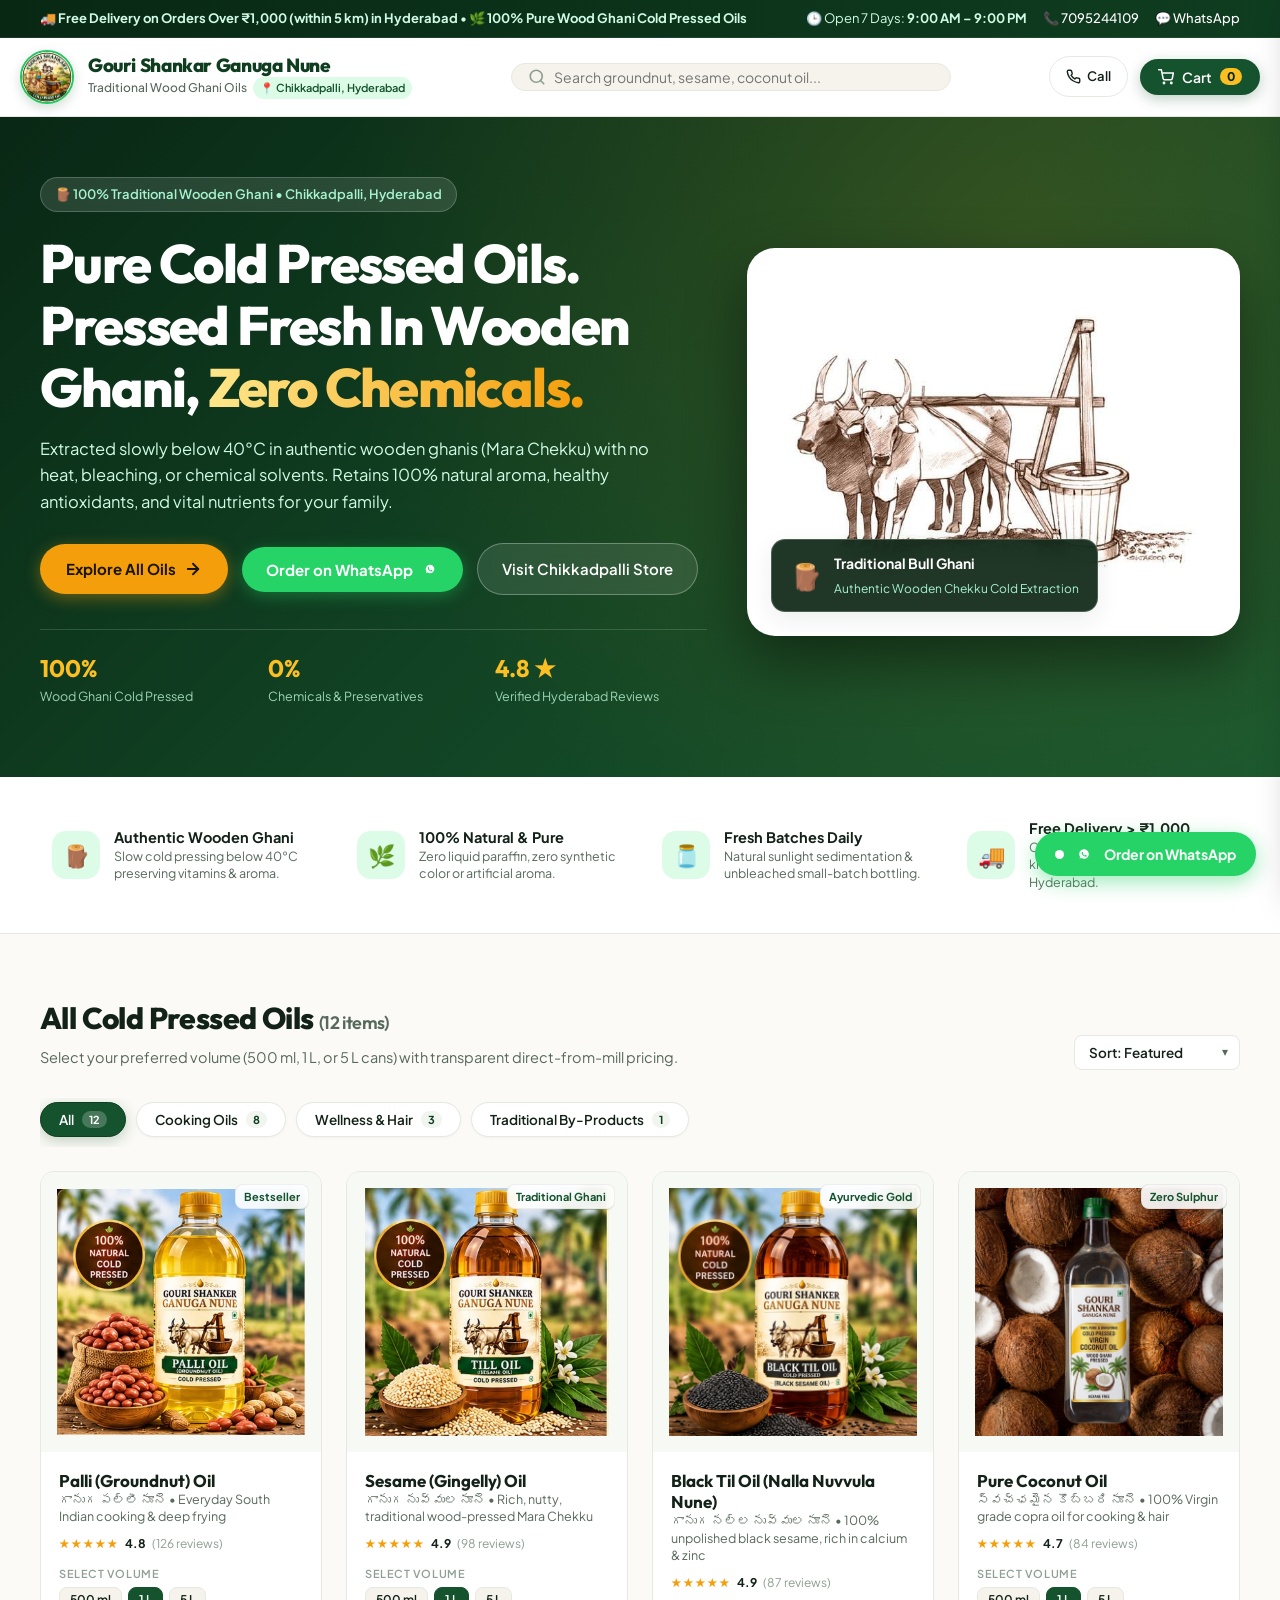
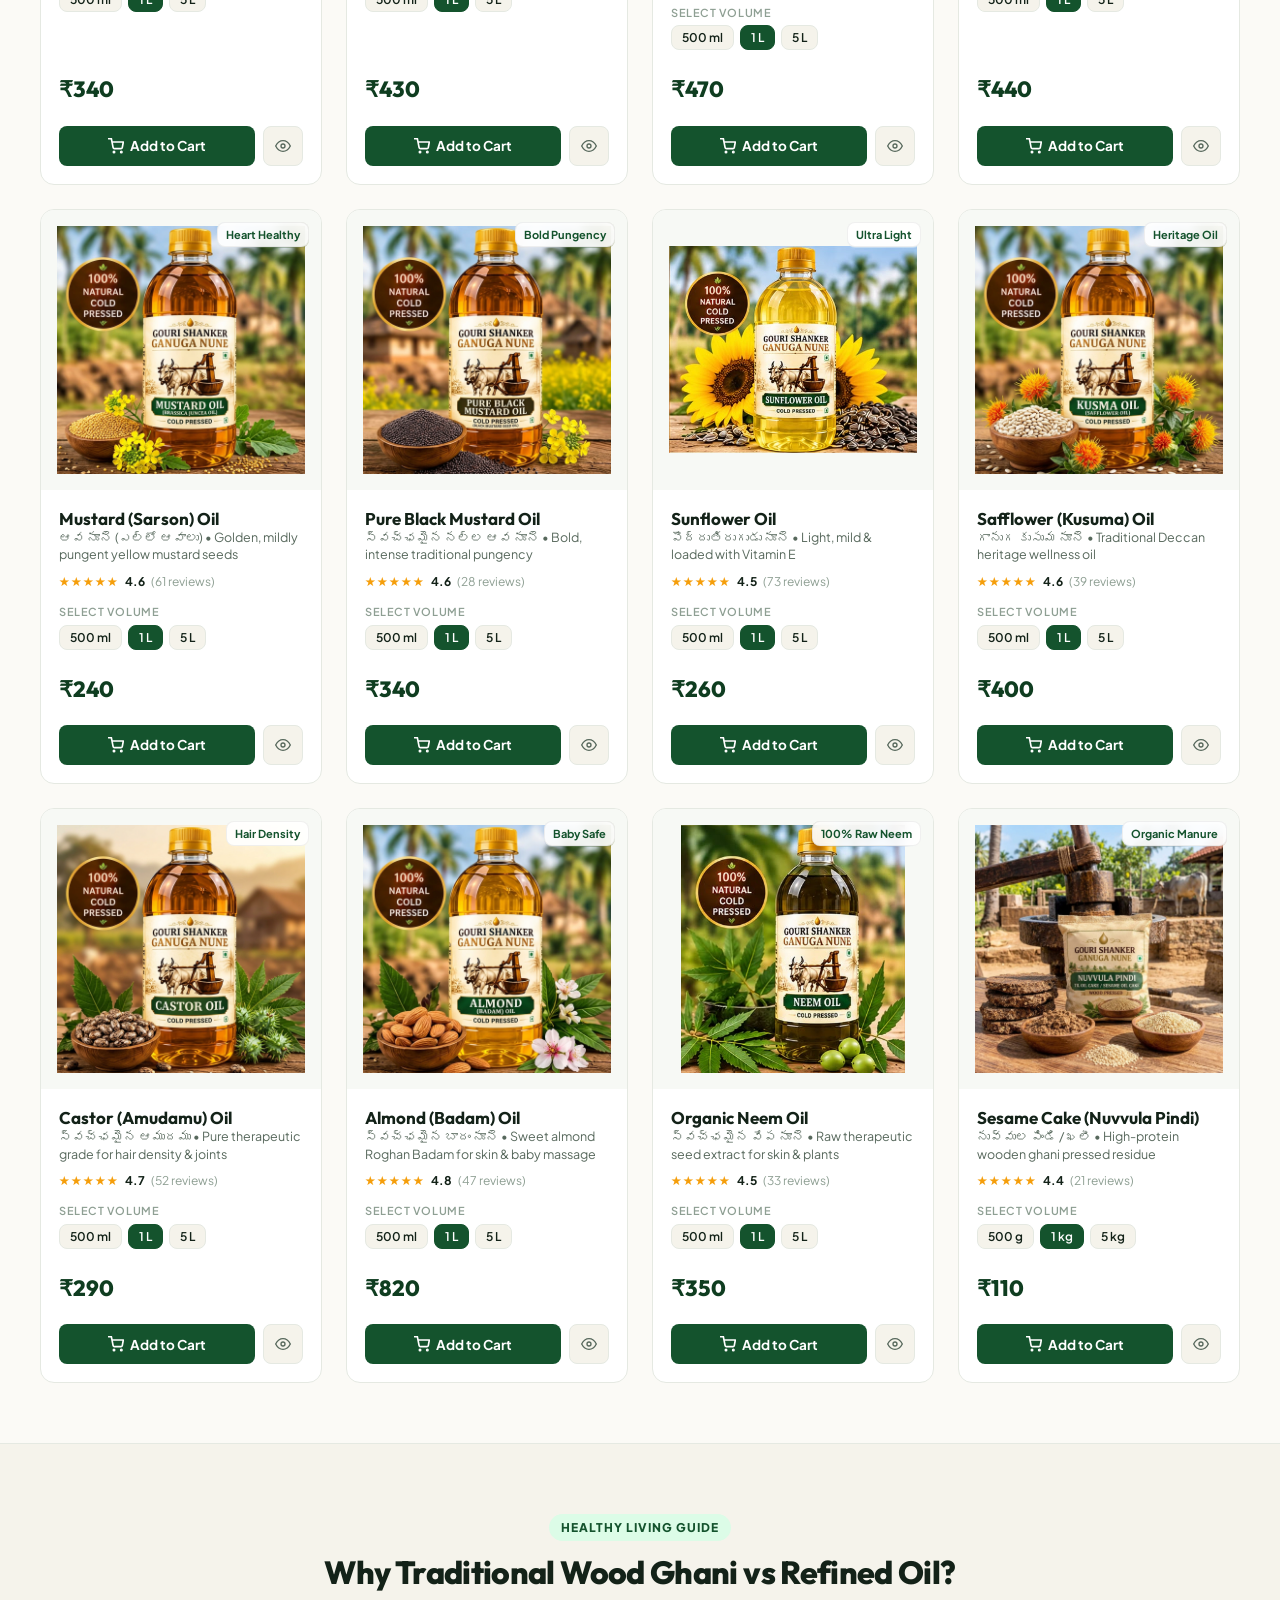
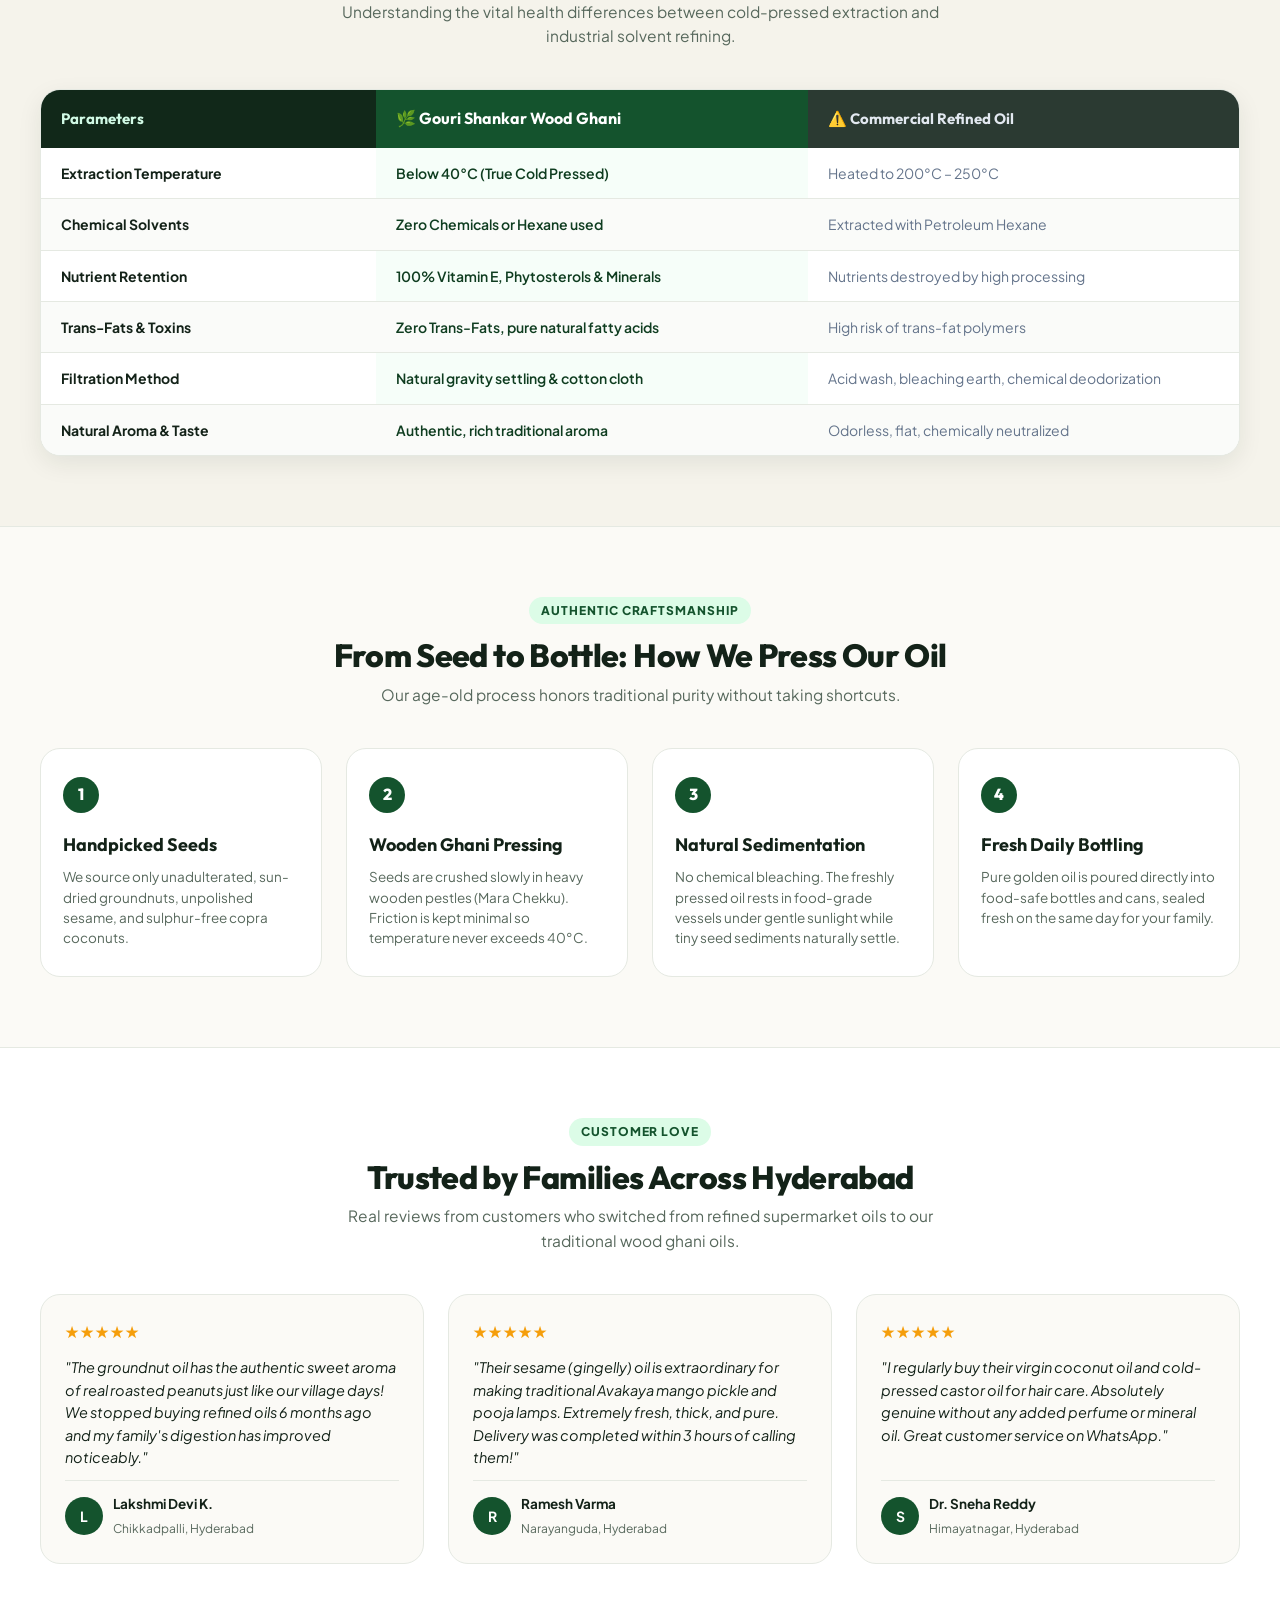
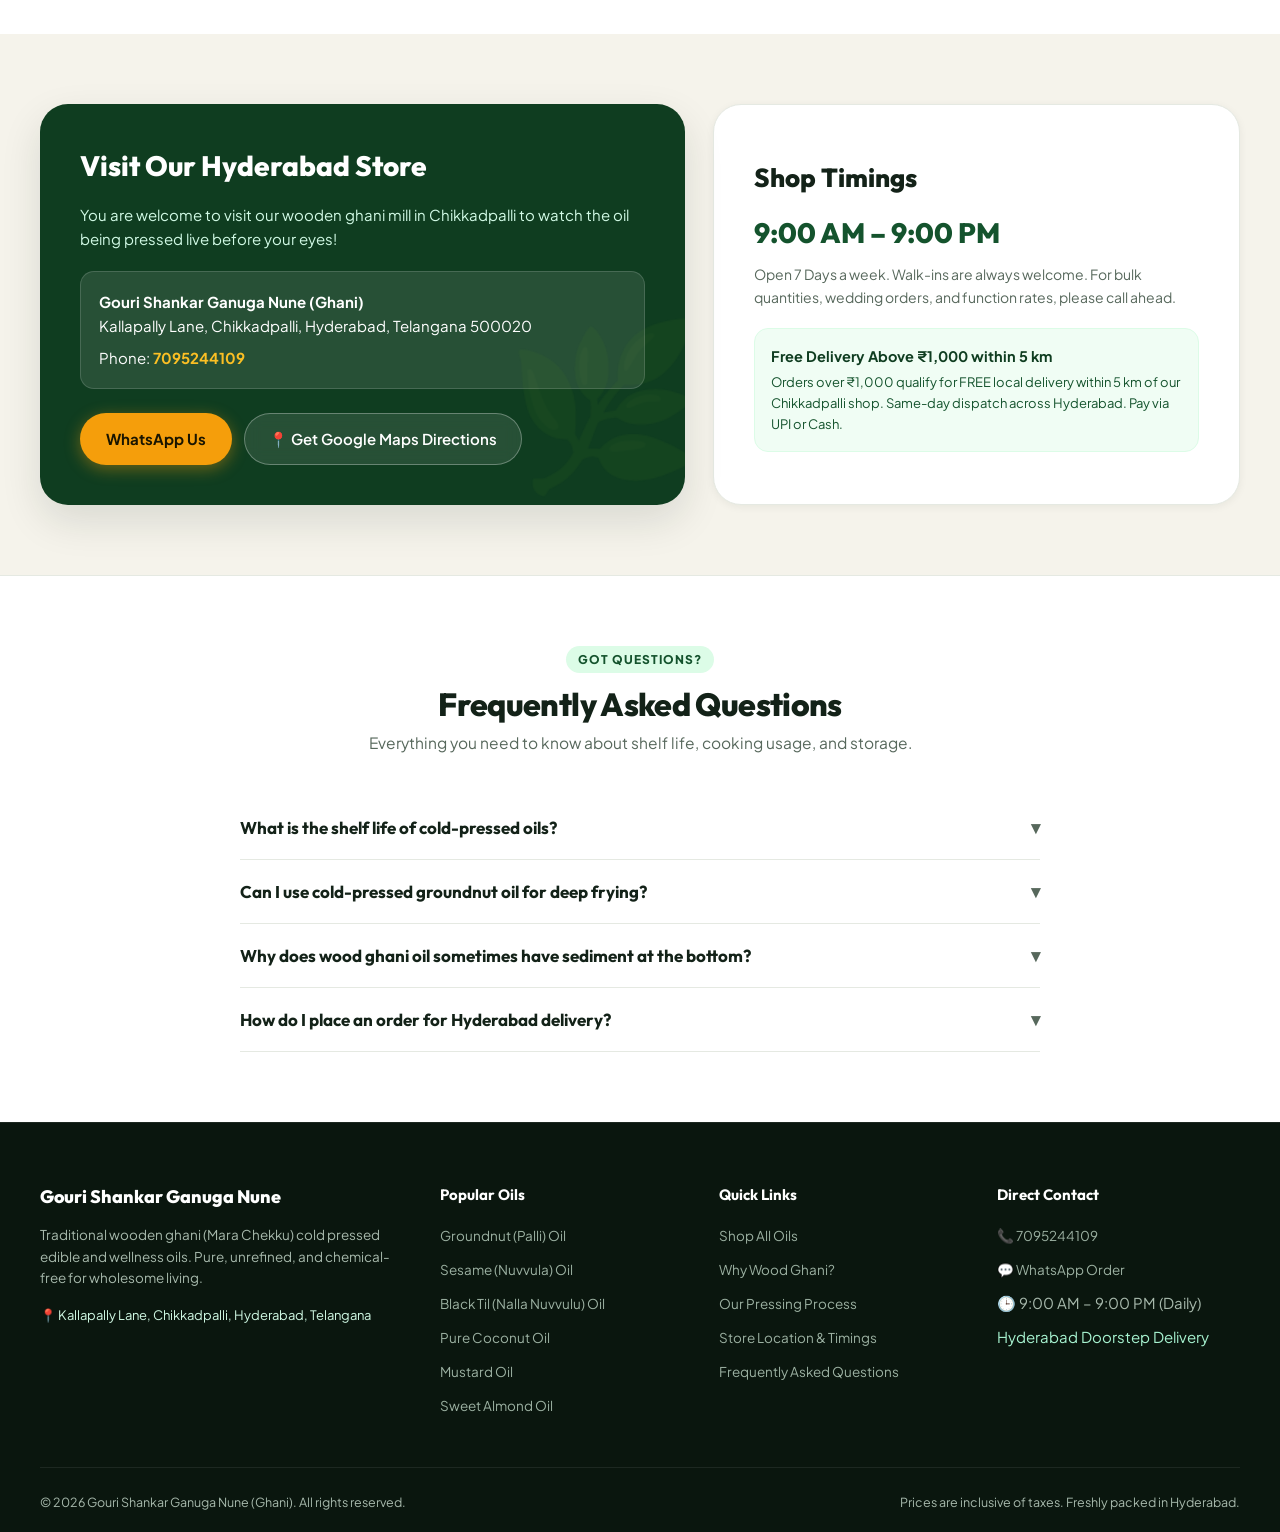
<file: index.html>
<!DOCTYPE html>
<html lang="en">

<head>
  <meta charset="utf-8">
  <meta name="viewport" content="width=device-width, initial-scale=1, viewport-fit=cover">

  <!-- Primary Meta Tags -->
  <title>Gouri Shankar Ganuga Nune | 100% Pure Wood Ghani Cold Pressed Oils Hyderabad</title>
  <meta name="title" content="Gouri Shankar Ganuga Nune | 100% Pure Wood Ghani Cold Pressed Oils Hyderabad">
  <meta name="description"
    content="Authentic traditional wooden ghani (Mara Chekku) cold pressed oils in Chikkadpalli, Hyderabad. 100% natural, unrefined Groundnut, Sesame, Virgin Coconut, Mustard, Almond & Castor oils. Order online on WhatsApp or walk in.">
  <meta name="keywords"
    content="cold pressed oil hyderabad, ganuga nune hyderabad, wood pressed oil, mara chekku oil chikkadpalli, groundnut oil hyderabad, sesame oil hyderabad, virgin coconut oil, gouri shankar oils">
  <meta name="author" content="Gouri Shankar Ganuga Nune">
  <meta name="theme-color" content="#14532d">
  <link rel="canonical" href="./">

  <!-- Open Graph / Facebook -->
  <meta property="og:type" content="website">
  <meta property="og:url" content="./">
  <meta property="og:title" content="Gouri Shankar Ganuga Nune – Pure Wooden Ghani Cold Pressed Oils">
  <meta property="og:description"
    content="Slow-pressed below 40°C in traditional neem-wood ghanis without heat or chemicals. Preserving vital antioxidants, natural aroma, and complete purity. Fast Hyderabad delivery.">
  <meta property="og:image" content="assets/images/ghani_hero_banner.jpg">

  <!-- Twitter -->
  <meta property="twitter:card" content="summary_large_image">
  <meta property="twitter:title" content="Gouri Shankar Ganuga Nune | Cold Pressed Oils Hyderabad">
  <meta property="twitter:description"
    content="100% natural wooden ghani cold pressed oils. Groundnut, Sesame, Coconut & more. Order on WhatsApp or walk in.">
  <meta property="twitter:image" content="assets/images/ghani_hero_banner.jpg">

  <!-- Favicon / Brand Icon -->
  <link rel="icon" type="image/jpeg" href="assets/images/logo.jpeg">
  <link rel="apple-touch-icon" href="assets/images/logo.jpeg">

  <!-- Google Fonts: Outfit (Headings) & Plus Jakarta Sans (Body) -->
  <link rel="preconnect" href="https://fonts.googleapis.com">
  <link rel="preconnect" href="https://fonts.gstatic.com" crossorigin>
  <link
    href="https://fonts.googleapis.com/css2?family=Outfit:wght@500;600;700;800;900&family=Plus+Jakarta+Sans:wght@400;500;600;700;800&display=swap"
    rel="stylesheet">

  <!-- Stylesheet -->
  <link rel="stylesheet" href="css/style.css">

  <!-- Schema.org Structured Data (JSON-LD) for LocalBusiness & GroceryStore -->
  <script type="application/ld+json">
  {
    "@context": "https://schema.org",
    "@type": "GroceryStore",
    "name": "Gouri Shankar Ganuga Nune (Ghani)",
    "alternateName": "Gouri Shankar Cold Pressed Oils",
    "image": "assets/images/logo.jpeg",
    "telephone": "+917095244109",
    "url": "https://gourishankaroils.com",
    "priceRange": "₹₹",
    "address": {
      "@type": "PostalAddress",
      "streetAddress": "Kallapally Lane, Chikkadpalli",
      "addressLocality": "Hyderabad",
      "addressRegion": "Telangana",
      "postalCode": "500020",
      "addressCountry": "IN"
    },
    "geo": {
      "@type": "GeoCoordinates",
      "latitude": 17.4042,
      "longitude": 78.4974
    },
    "openingHoursSpecification": [
      {
        "@type": "OpeningHoursSpecification",
        "dayOfWeek": ["Monday", "Tuesday", "Wednesday", "Thursday", "Friday", "Saturday", "Sunday"],
        "opens": "09:00",
        "closes": "21:00"
      }
    ],
    "servesCuisine": "Organic Cold Pressed Oils",
    "paymentAccepted": "Cash, UPI, Google Pay, PhonePe, Paytm, Cash on Delivery",
    "hasOfferCatalog": {
      "@type": "OfferCatalog",
      "name": "Cold Pressed Edible & Wellness Oils",
      "itemListElement": [
        {
          "@type": "Offer",
          "itemOffered": {
            "@type": "Product",
            "name": "Palli (Groundnut) Oil - Wooden Ghani Cold Pressed",
            "category": "Cooking Oils"
          }
        },
        {
          "@type": "Offer",
          "itemOffered": {
            "@type": "Product",
            "name": "Sesame (Gingelly) Oil - Mara Chekku Nuvvula Nune",
            "category": "Cooking Oils"
          }
        },
        {
          "@type": "Offer",
          "itemOffered": {
            "@type": "Product",
            "name": "Black Til Oil - Traditional Nalla Nuvvula Nune",
            "category": "Cooking Oils"
          }
        },
        {
          "@type": "Offer",
          "itemOffered": {
            "@type": "Product",
            "name": "Virgin Coconut Oil - Sun-dried Copra",
            "category": "Cooking Oils"
          }
        }
      ]
    }
  }
  </script>
</head>

<body>

  <!-- Top Announcement Bar -->
  <aside class="announcement-bar" aria-label="Announcement">
    <div class="container announcement-content">
      <div class="announcement-item">
        <span>🚚 <b>Free Delivery on Orders Over ₹1,000 (within 5 km) in Hyderabad</b> • 🌿 <b>100% Pure Wood Ghani Cold
            Pressed Oils</b></span>
      </div>
      <div class="announcement-links">
        <span>🕒 Open 7 Days: <b>9:00 AM – 9:00 PM</b></span>
        <a href="tel:7095244109" title="Call Us Directly">📞 7095244109</a>
        <a href="https://wa.me/917095244109?text=Hello%2C%20I%20would%20like%20to%20inquire%20about%20your%20cold%20pressed%20oils"
          target="_blank" rel="noopener">💬 WhatsApp</a>
      </div>
    </div>
  </aside>

  <!-- Sticky Header -->
  <header class="site-header" role="banner">
    <div class="container header-inner">
      <!-- Brand Logo & Identity -->
      <a href="#top" class="brand" aria-label="Gouri Shankar Ganuga Nune Home">
        <div class="brand-logo-wrap">
          <img src="assets/images/logo.jpeg" alt="Gouri Shankar Ganuga Nune Logo" width="54" height="54">
        </div>
        <div class="brand-text">
          <h1>Gouri Shankar Ganuga Nune</h1>
          <div class="brand-tagline">
            <span>Traditional Wood Ghani Oils</span>
            <span class="pill-loc">📍 Chikkadpalli, Hyderabad</span>
          </div>
        </div>
      </a>

      <!-- Instant Live Search Bar -->
      <div class="search-container" role="search">
        <div class="search-input-wrap">
          <svg class="search-icon" width="18" height="18" viewBox="0 0 24 24" fill="none" stroke="currentColor"
            stroke-width="2.2" stroke-linecap="round" stroke-linejoin="round" aria-hidden="true">
            <circle cx="11" cy="11" r="8"></circle>
            <line x1="21" y1="21" x2="16.65" y2="16.65"></line>
          </svg>
          <input type="search" id="searchInput" placeholder="Search groundnut, sesame, coconut oil..."
            aria-label="Search cold pressed products">
          <button type="button" id="searchClear" class="search-clear-btn" aria-label="Clear search">✕</button>
        </div>
      </div>

      <!-- Action Buttons -->
      <div class="header-actions">
        <a href="tel:7095244109" class="btn-nav-call" title="Call Gouri Shankar Oils" aria-label="Call Store">
          <svg width="15" height="15" viewBox="0 0 24 24" fill="none" stroke="currentColor" stroke-width="2.2"
            stroke-linecap="round" stroke-linejoin="round">
            <path
              d="M22 16.92v3a2 2 0 0 1-2.18 2 19.79 19.79 0 0 1-8.63-3.07 19.5 19.5 0 0 1-6-6 19.79 19.79 0 0 1-3.07-8.67A2 2 0 0 1 4.11 2h3a2 2 0 0 1 2 1.72 12.84 12.84 0 0 0 .7 2.81 2 2 0 0 1-.45 2.11L8.09 9.91a16 16 0 0 0 6 6l1.27-1.27a2 2 0 0 1 2.11-.45 12.84 12.84 0 0 0 2.81.7A2 2 0 0 1 22 16.92z">
            </path>
          </svg>
          <span class="btn-call-label">Call</span>
        </a>
        <button class="btn-cart-toggle" id="headerCartBtn" onclick="toggleCart(true)" aria-label="Open Shopping Cart">
          <svg width="16" height="16" viewBox="0 0 24 24" fill="none" stroke="currentColor" stroke-width="2.3"
            stroke-linecap="round" stroke-linejoin="round">
            <circle cx="9" cy="21" r="1"></circle>
            <circle cx="20" cy="21" r="1"></circle>
            <path d="M1 1h4l2.68 13.39a2 2 0 0 0 2 1.61h9.72a2 2 0 0 0 2-1.61L23 6H6"></path>
          </svg>
          <span class="btn-cart-label">Cart</span>
          <span class="cart-count-badge" id="headerCartCount">0</span>
        </button>
      </div>
    </div>
  </header>

  <!-- Hero Section -->
  <section class="hero-section" id="top">
    <div class="container hero-grid">
      <div>
        <div class="hero-pill-badge">
          <span>🪵 100% Traditional Wooden Ghani • Chikkadpalli, Hyderabad</span>
        </div>
        <h1 class="hero-title">
          Pure Cold Pressed Oils. Pressed Fresh In Wooden Ghani, <span class="text-gold">Zero Chemicals.</span>
        </h1>
        <p class="hero-desc">
          Extracted slowly below 40°C in authentic wooden ghanis (Mara Chekku) with no heat, bleaching, or chemical
          solvents. Retains 100% natural aroma, healthy antioxidants, and vital nutrients for your family.
        </p>

        <div class="hero-cta-group">
          <a href="#shop" class="btn-primary">
            <span>Explore All Oils</span>
            <svg width="18" height="18" viewBox="0 0 24 24" fill="none" stroke="currentColor" stroke-width="2.5"
              stroke-linecap="round" stroke-linejoin="round">
              <line x1="5" y1="12" x2="19" y2="12"></line>
              <polyline points="12 5 19 12 12 19"></polyline>
            </svg>
          </a>
          <button type="button" class="btn-whatsapp-hero" onclick="handleWhatsAppOrderTrigger()">
            <span>Order on WhatsApp</span>
            <svg width="18" height="18" viewBox="0 0 24 24" fill="currentColor">
              <path
                d="M12.031 6.172c-3.181 0-5.767 2.586-5.768 5.766-.001 1.298.38 2.27 1.019 3.287l-.582 2.128 2.182-.573c.978.58 1.911.928 3.145.929 3.178 0 5.767-2.587 5.768-5.766.001-3.187-2.575-5.771-5.764-5.771zm3.392 8.244c-.144.405-.837.774-1.17.824-.312.045-.634.055-1.92-.477-1.523-.623-2.52-2.158-2.596-2.259-.076-.101-.617-.82-.617-1.562 0-.743.388-1.108.526-1.261.137-.154.3-.193.4-.193.1 0 .2 0 .287.005.09.005.21.036.321.303.114.273.39 1.01.425 1.085.034.075.057.164.007.262-.05.098-.075.16-.15.247-.075.086-.157.192-.224.258-.075.074-.153.155-.066.304.087.149.387.639.83 1.033.57.507 1.05.664 1.2.739.15.074.238.065.326-.036.088-.101.376-.437.476-.587.1-.15.2-.125.337-.075.137.05.867.409 1.016.484.15.075.25.112.287.175.038.062.038.362-.106.767z">
              </path>
            </svg>
          </button>
          <a href="#visit" class="btn-secondary-light">
            <span>Visit Chikkadpalli Store</span>
          </a>
        </div>

        <div class="hero-stats-row">
          <div class="hero-stat-item">
            <b>100%</b>
            <span>Wood Ghani Cold Pressed</span>
          </div>
          <div class="hero-stat-item">
            <b>0%</b>
            <span>Chemicals & Preservatives</span>
          </div>
          <div class="hero-stat-item">
            <b>4.8 ★</b>
            <span>Verified Hyderabad Reviews</span>
          </div>
        </div>
      </div>

      <!-- Hero Visual Card -->
      <div class="hero-media-wrap">
        <div class="hero-image-card">
          <img src="assets/images/traditional_bull_ghani.png"
            alt="Traditional Bull-Driven Wooden Ghani Oil Pressing - Gouri Shankar Ganuga Nune" width="600"
            height="380">
          <div class="hero-floating-badge">
            <span class="badge-icon">🪵</span>
            <div>
              <b>Traditional Bull Ghani</b>
              <span>Authentic Wooden Chekku Cold Extraction</span>
            </div>
          </div>
        </div>
      </div>
    </div>
  </section>

  <!-- Features Value Proposition (Subframe Style) -->
  <section class="features-bar" aria-label="Store Guarantees">
    <div class="container features-grid">
      <div class="feature-card">
        <div class="feature-icon-box">🪵</div>
        <div class="feature-text">
          <h3>Authentic Wooden Ghani</h3>
          <p>Slow cold pressing below 40°C preserving vitamins & aroma.</p>
        </div>
      </div>
      <div class="feature-card">
        <div class="feature-icon-box">🌿</div>
        <div class="feature-text">
          <h3>100% Natural & Pure</h3>
          <p>Zero liquid paraffin, zero synthetic color or artificial aroma.</p>
        </div>
      </div>
      <div class="feature-card">
        <div class="feature-icon-box">🫙</div>
        <div class="feature-text">
          <h3>Fresh Batches Daily</h3>
          <p>Natural sunlight sedimentation & unbleached small-batch bottling.</p>
        </div>
      </div>
      <div class="feature-card">
        <div class="feature-icon-box">🚚</div>
        <div class="feature-text">
          <h3>Free Delivery &gt; ₹1,000</h3>
          <p>Complimentary delivery within 5 km radius of Chikkadpalli, Hyderabad.</p>
        </div>
      </div>
    </div>
  </section>

  <!-- Main Product Store Catalog -->
  <main class="catalog-section" id="shop">
    <div class="container">
      <div class="catalog-header">
        <div class="catalog-title-group">
          <h2>All Cold Pressed Oils <span id="catalogCount"
              style="font-size:18px;font-weight:600;color:var(--text-muted)">(11 items)</span></h2>
          <p>Select your preferred volume (500 ml, 1 L, or 5 L cans) with transparent direct-from-mill pricing.</p>
        </div>

        <div class="catalog-controls">
          <div class="sort-select-wrap">
            <select id="sortSelect" aria-label="Sort cold pressed oils">
              <option value="featured">Sort: Featured</option>
              <option value="price-asc">Price: Low to High</option>
              <option value="price-desc">Price: High to Low</option>
              <option value="rating">Highest Rated</option>
            </select>
          </div>
        </div>
      </div>

      <!-- Categories Filter Tabs (Placed directly above the products) -->
      <nav class="category-nav-bar" aria-label="Product Categories">
        <div class="cat-nav-inner" id="catNav">
          <!-- Rendered dynamically by app.js -->
        </div>
      </nav>

      <!-- Dynamic Product Grid -->
      <div class="product-grid" id="productGrid">
        <!-- Rendered dynamically by app.js -->
      </div>
    </div>
  </main>

  <!-- Comparison Section: Wood Ghani vs Refined Oil (Inspired by Subframe Design Tips) -->
  <section class="comparison-section" id="why-ghani">
    <div class="container">
      <div class="section-head-center">
        <span class="section-tag">Healthy Living Guide</span>
        <h2>Why Traditional Wood Ghani vs Refined Oil?</h2>
        <p>Understanding the vital health differences between cold-pressed extraction and industrial solvent refining.
        </p>
      </div>

      <div class="table-wrap">
        <table class="comparison-table" aria-label="Comparison Table: Wooden Ghani vs Refined Oil">
          <thead>
            <tr>
              <th class="col-feature">Parameters</th>
              <th class="col-ghani">🌿 Gouri Shankar Wood Ghani</th>
              <th class="col-refined">⚠️ Commercial Refined Oil</th>
            </tr>
          </thead>
          <tbody>
            <tr>
              <td><b>Extraction Temperature</b></td>
              <td class="cell-ghani">Below 40°C (True Cold Pressed)</td>
              <td class="cell-refined">Heated to 200°C – 250°C</td>
            </tr>
            <tr>
              <td><b>Chemical Solvents</b></td>
              <td class="cell-ghani">Zero Chemicals or Hexane used</td>
              <td class="cell-refined">Extracted with Petroleum Hexane</td>
            </tr>
            <tr>
              <td><b>Nutrient Retention</b></td>
              <td class="cell-ghani">100% Vitamin E, Phytosterols & Minerals</td>
              <td class="cell-refined">Nutrients destroyed by high processing</td>
            </tr>
            <tr>
              <td><b>Trans-Fats & Toxins</b></td>
              <td class="cell-ghani">Zero Trans-Fats, pure natural fatty acids</td>
              <td class="cell-refined">High risk of trans-fat polymers</td>
            </tr>
            <tr>
              <td><b>Filtration Method</b></td>
              <td class="cell-ghani">Natural gravity settling & cotton cloth</td>
              <td class="cell-refined">Acid wash, bleaching earth, chemical deodorization</td>
            </tr>
            <tr>
              <td><b>Natural Aroma & Taste</b></td>
              <td class="cell-ghani">Authentic, rich traditional aroma</td>
              <td class="cell-refined">Odorless, flat, chemically neutralized</td>
            </tr>
          </tbody>
        </table>
      </div>
    </div>
  </section>

  <!-- Process Timeline Section -->
  <section class="process-section" id="process">
    <div class="container">
      <div class="section-head-center">
        <span class="section-tag">Authentic Craftsmanship</span>
        <h2>From Seed to Bottle: How We Press Our Oil</h2>
        <p>Our age-old process honors traditional purity without taking shortcuts.</p>
      </div>

      <div class="process-grid">
        <div class="process-card">
          <div class="process-num-badge">1</div>
          <h3>Handpicked Seeds</h3>
          <p>We source only unadulterated, sun-dried groundnuts, unpolished sesame, and sulphur-free copra coconuts.</p>
        </div>
        <div class="process-card">
          <div class="process-num-badge">2</div>
          <h3>Wooden Ghani Pressing</h3>
          <p>Seeds are crushed slowly in heavy wooden pestles (Mara Chekku). Friction is kept minimal so temperature
            never exceeds 40°C.</p>
        </div>
        <div class="process-card">
          <div class="process-num-badge">3</div>
          <h3>Natural Sedimentation</h3>
          <p>No chemical bleaching. The freshly pressed oil rests in food-grade vessels under gentle sunlight while tiny
            seed sediments naturally settle.</p>
        </div>
        <div class="process-card">
          <div class="process-num-badge">4</div>
          <h3>Fresh Daily Bottling</h3>
          <p>Pure golden oil is poured directly into food-safe bottles and cans, sealed fresh on the same day for your
            family.</p>
        </div>
      </div>
    </div>
  </section>

  <!-- Hyderabad Customer Reviews -->
  <section class="testimonials-section">
    <div class="container">
      <div class="section-head-center">
        <span class="section-tag">Customer Love</span>
        <h2>Trusted by Families Across Hyderabad</h2>
        <p>Real reviews from customers who switched from refined supermarket oils to our traditional wood ghani oils.
        </p>
      </div>

      <div class="reviews-grid">
        <div class="review-card">
          <div class="stars">★★★★★</div>
          <p>"The groundnut oil has the authentic sweet aroma of real roasted peanuts just like our village days! We
            stopped buying refined oils 6 months ago and my family's digestion has improved noticeably."</p>
          <div class="review-author">
            <div class="avatar-initial">L</div>
            <div class="author-info">
              <b>Lakshmi Devi K.</b>
              <span>Chikkadpalli, Hyderabad</span>
            </div>
          </div>
        </div>

        <div class="review-card">
          <div class="stars">★★★★★</div>
          <p>"Their sesame (gingelly) oil is extraordinary for making traditional Avakaya mango pickle and pooja lamps.
            Extremely fresh, thick, and pure. Delivery was completed within 3 hours of calling them!"</p>
          <div class="review-author">
            <div class="avatar-initial">R</div>
            <div class="author-info">
              <b>Ramesh Varma</b>
              <span>Narayanguda, Hyderabad</span>
            </div>
          </div>
        </div>

        <div class="review-card">
          <div class="stars">★★★★★</div>
          <p>"I regularly buy their virgin coconut oil and cold-pressed castor oil for hair care. Absolutely genuine
            without any added perfume or mineral oil. Great customer service on WhatsApp."</p>
          <div class="review-author">
            <div class="avatar-initial">S</div>
            <div class="author-info">
              <b>Dr. Sneha Reddy</b>
              <span>Himayatnagar, Hyderabad</span>
            </div>
          </div>
        </div>
      </div>
    </div>
  </section>

  <!-- Store Location & Timings Section -->
  <section class="visit-section" id="visit">
    <div class="container visit-grid">
      <!-- Store Info Card -->
      <div class="store-info-box">
        <h2>Visit Our Hyderabad Store</h2>
        <p>You are welcome to visit our wooden ghani mill in Chikkadpalli to watch the oil being pressed live before
          your eyes!</p>

        <div class="address-block">
          <p><b>Gouri Shankar Ganuga Nune (Ghani)</b></p>
          <p>Kallapally Lane, Chikkadpalli, Hyderabad, Telangana 500020</p>
          <p style="margin-top:8px">Phone: <a href="tel:7095244109"><b>7095244109</b></a></p>
        </div>

        <div class="store-buttons-row">
          <a href="https://wa.me/917095244109?text=Hello%2C%20I%20am%20planning%20to%20visit%20your%20Chikkadpalli%20shop"
            target="_blank" rel="noopener" class="btn-primary">
            <span>WhatsApp Us</span>
          </a>
          <a href="https://www.google.com/maps/search/?api=1&query=Kallapally+Lane+Chikkadpalli+Hyderabad"
            target="_blank" rel="noopener" class="btn-secondary-light">
            <span>📍 Get Google Maps Directions</span>
          </a>
        </div>
      </div>

      <!-- Timings & Bulk Orders Card -->
      <div class="timings-card">
        <h2>Shop Timings</h2>
        <div class="highlight-hours">9:00 AM – 9:00 PM</div>
        <p style="color:var(--text-muted); font-size:14px;">Open 7 Days a week. Walk-ins are always welcome. For bulk
          quantities, wedding orders, and function rates, please call ahead.</p>

        <div class="delivery-callout-box">
          <h4>Free Delivery Above ₹1,000 within 5 km</h4>
          <p>Orders over ₹1,000 qualify for FREE local delivery within 5 km of our Chikkadpalli shop. Same-day dispatch
            across Hyderabad. Pay via UPI or Cash.</p>
        </div>
      </div>
    </div>
  </section>

  <!-- FAQ Section (Accordion) -->
  <section class="faq-section" id="faq">
    <div class="container">
      <div class="section-head-center">
        <span class="section-tag">Got Questions?</span>
        <h2>Frequently Asked Questions</h2>
        <p>Everything you need to know about shelf life, cooking usage, and storage.</p>
      </div>

      <div class="faq-container">
        <div class="faq-item">
          <button class="faq-question-btn" type="button">
            <span>What is the shelf life of cold-pressed oils?</span>
            <span class="faq-icon">▾</span>
          </button>
          <div class="faq-answer-panel">
            <p>Because our oils are 100% natural with no artificial preservatives, groundnut and sesame oils stay fresh
              for 6 to 9 months when stored in a cool, dry place away from direct sunlight. Virgin coconut oil remains
              pristine for over 12 months.</p>
          </div>
        </div>

        <div class="faq-item">
          <button class="faq-question-btn" type="button">
            <span>Can I use cold-pressed groundnut oil for deep frying?</span>
            <span class="faq-icon">▾</span>
          </button>
          <div class="faq-answer-panel">
            <p>Yes, absolutely! Wood-pressed groundnut oil has a naturally high smoke point of approximately 225°C,
              making it safe and ideal for Indian deep frying (poori, pakoda, snacks) without breaking down into harmful
              trans fats.</p>
          </div>
        </div>

        <div class="faq-item">
          <button class="faq-question-btn" type="button">
            <span>Why does wood ghani oil sometimes have sediment at the bottom?</span>
            <span class="faq-icon">▾</span>
          </button>
          <div class="faq-answer-panel">
            <p>A slight natural settling at the bottom is the ultimate mark of genuine cold-pressed oil! We filter
              naturally through gravity sedimentation and cotton mesh rather than harsh micro-chemical filters, leaving
              wholesome micro-nutrients intact.</p>
          </div>
        </div>

        <div class="faq-item">
          <button class="faq-question-btn" type="button">
            <span>How do I place an order for Hyderabad delivery?</span>
            <span class="faq-icon">▾</span>
          </button>
          <div class="faq-answer-panel">
            <p>Simply choose your oils and preferred bottle sizes, click "Add to Cart", and click "Order via WhatsApp".
              Your bill will be automatically formatted and sent to our WhatsApp number (7095244109) where we confirm
              dispatch immediately.</p>
          </div>
        </div>
      </div>
    </div>
  </section>

  <!-- Site Footer -->
  <footer class="site-footer" role="contentinfo">
    <div class="container">
      <div class="footer-grid">
        <div class="footer-brand-col">
          <h4>Gouri Shankar Ganuga Nune</h4>
          <p>Traditional wooden ghani (Mara Chekku) cold pressed edible and wellness oils. Pure, unrefined, and
            chemical-free for wholesome living.</p>
          <p style="color:#d1fae5; font-size:13px;">📍 Kallapally Lane, Chikkadpalli, Hyderabad, Telangana</p>
        </div>

        <div class="footer-col">
          <h5>Popular Oils</h5>
          <ul>
            <li><a href="#shop" onclick="selectProductSize('palli-groundnut-oil', 1)">Groundnut (Palli) Oil</a></li>
            <li><a href="#shop" onclick="selectProductSize('sesame-gingelly-oil', 1)">Sesame (Nuvvula) Oil</a></li>
            <li><a href="#shop" onclick="selectProductSize('black-til-oil', 1)">Black Til (Nalla Nuvvulu) Oil</a></li>
            <li><a href="#shop" onclick="selectProductSize('coconut-oil', 1)">Pure Coconut Oil</a></li>
            <li><a href="#shop" onclick="selectProductSize('mustard-oil', 1)">Mustard Oil</a></li>
            <li><a href="#shop" onclick="selectProductSize('almond-badam-oil', 0)">Sweet Almond Oil</a></li>
          </ul>
        </div>

        <div class="footer-col">
          <h5>Quick Links</h5>
          <ul>
            <li><a href="#shop">Shop All Oils</a></li>
            <li><a href="#why-ghani">Why Wood Ghani?</a></li>
            <li><a href="#process">Our Pressing Process</a></li>
            <li><a href="#visit">Store Location & Timings</a></li>
            <li><a href="#faq">Frequently Asked Questions</a></li>
          </ul>
        </div>

        <div class="footer-col">
          <h5>Direct Contact</h5>
          <ul>
            <li><a href="tel:7095244109">📞 7095244109</a></li>
            <li><a href="javascript:void(0)" onclick="handleWhatsAppOrderTrigger()">💬 WhatsApp Order</a></li>
            <li><span>🕒 9:00 AM – 9:00 PM (Daily)</span></li>
            <li><span style="color:#a7f3d0">Hyderabad Doorstep Delivery</span></li>
          </ul>
        </div>
      </div>

      <div class="footer-bottom">
        <p>© 2026 Gouri Shankar Ganuga Nune (Ghani). All rights reserved.</p>
        <p>Prices are inclusive of taxes. Freshly packed in Hyderabad.</p>
      </div>
    </div>
  </footer>

  <!-- Slide-Over Shopping Cart Drawer -->
  <div class="cart-backdrop" id="cartBackdrop" onclick="toggleCart(false)" aria-hidden="true"></div>
  <aside class="cart-drawer" id="cartDrawer" aria-label="Shopping Cart">
    <!-- Header -->
    <div class="cart-drawer-header">
      <div class="cart-header-text">
        <h3 id="cartDrawerTitle">Your Shopping Cart</h3>
        <span class="cart-header-subtitle" id="cartHeaderSubtitle">Review items & checkout</span>
      </div>
      <button class="btn-close-drawer" onclick="toggleCart(false)" aria-label="Close cart">✕</button>
    </div>

    <!-- Free Delivery Progress Meter -->
    <div class="delivery-meter-box">
      <div class="delivery-meter-label" id="meterLabel">
        <span>Add <b>₹999</b> for FREE Hyderabad Delivery</span>
      </div>
      <div class="meter-track">
        <div class="meter-fill" id="meterFill" style="width: 0%;"></div>
      </div>
    </div>

    <!-- Main Scrollable Cart Body: Review Items + Offers + Delivery Details -->
    <div class="cart-drawer-body">
      <!-- Section 1: Item Previews List -->
      <div class="cart-items-section">
        <div class="cart-section-title">
          <span>Items in Your Order</span>
          <span class="cart-items-count-badge" id="cartSectionCount">0 items</span>
        </div>
        <div class="cart-items-container" id="cartItems">
          <!-- Injected by app.js -->
        </div>
      </div>

      <!-- Section 2: Order Options & Customer Info -->
      <div class="cart-checkout-details" id="cartCheckoutDetails">
        <div class="order-type-switch">
          <button type="button" class="order-type-btn active" id="btnOrderDelivery">🚚 Home Delivery (Hyd)</button>
          <button type="button" class="order-type-btn" id="btnOrderPickup">🏬 Store Pickup (Chikkadpalli)</button>
        </div>

        <div class="cart-fields-wrap">
          <label class="cart-input-label" for="cartNameInput">Your Name <span class="req">*</span></label>
          <input type="text" id="cartNameInput" class="cart-cust-input" placeholder="Enter your full name"
            aria-label="Your Name" required>

          <!-- Live Location Detection Group -->
          <div class="location-group-box">
            <div class="location-action-bar">
              <label class="cart-input-label" for="cartAreaInput" style="margin-bottom:0">Delivery Address <span
                  class="req">*</span></label>
              <button type="button" class="btn-live-location" id="btnDetectLocation" onclick="detectLiveLocation()">
                <svg width="14" height="14" viewBox="0 0 24 24" fill="none" stroke="currentColor" stroke-width="2.4"
                  stroke-linecap="round" stroke-linejoin="round">
                  <path d="M12 2a8 8 0 0 0-8 8c0 5.25 8 12 8 12s8-6.75 8-12a8 8 0 0 0-8-8z"></path>
                  <circle cx="12" cy="10" r="3"></circle>
                </svg>
                <span>📍 Use My Live Location</span>
              </button>
            </div>
            <div id="locationBadge" style="display:none"></div>
            <input type="text" id="cartAreaInput" class="cart-cust-input"
              placeholder="House/Flat No, Landmark, Area (e.g. Narayanguda)" aria-label="Your Delivery Area" required>
          </div>
        </div>
      </div>
    </div>

    <!-- Compact Sticky Footer with Totals & WhatsApp Button -->
    <div class="cart-drawer-footer">
      <div class="cart-total-line">
        <span>Total Payable:</span>
        <span class="total-val" id="cartTotal">₹0</span>
      </div>

      <button type="button" id="whatsappCheckoutBtn" class="btn-whatsapp-checkout" onclick="submitWhatsAppOrder()">
        <svg width="20" height="20" viewBox="0 0 24 24" fill="currentColor">
          <path
            d="M12.031 6.172c-3.181 0-5.767 2.586-5.768 5.766-.001 1.298.38 2.27 1.019 3.287l-.582 2.128 2.182-.573c.978.58 1.911.928 3.145.929 3.178 0 5.767-2.587 5.768-5.766.001-3.187-2.575-5.771-5.764-5.771zm3.392 8.244c-.144.405-.837.774-1.17.824-.312.045-.634.055-1.92-.477-1.523-.623-2.52-2.158-2.596-2.259-.076-.101-.617-.82-.617-1.562 0-.743.388-1.108.526-1.261.137-.154.3-.193.4-.193.1 0 .2 0 .287.005.09.005.21.036.321.303.114.273.39 1.01.425 1.085.034.075.057.164.007.262-.05.098-.075.16-.15.247-.075.086-.157.192-.224.258-.075.074-.153.155-.066.304.087.149.387.639.83 1.033.57.507 1.05.664 1.2.739.15.074.238.065.326-.036.088-.101.376-.437.476-.587.1-.15.2-.125.337-.075.137.05.867.409 1.016.484.15.075.25.112.287.175.038.062.038.362-.106.767z">
          </path>
        </svg>
        <span>Place Order on WhatsApp</span>
      </button>
      <p style="font-size:11px;color:var(--text-muted);text-align:center;margin-top:6px">🚚 Free delivery on orders
        above ₹1,000 within 5 km. Pay via UPI or Cash upon delivery.</p>
    </div>
  </aside>

  <!-- Quick View Product Details Modal -->
  <div class="modal-backdrop" id="quickViewBackdrop" onclick="closeQuickView()" aria-hidden="true">
    <div class="quick-view-modal" onclick="event.stopPropagation()" role="dialog" aria-modal="true"
      aria-label="Product Details">
      <button class="modal-close-btn" onclick="closeQuickView()" aria-label="Close modal">✕</button>
      <div id="quickViewContainer">
        <!-- Injected by app.js -->
      </div>
    </div>
  </div>

  <!-- Floating Sticky WhatsApp Button with Ping Indicator -->
  <button type="button" class="floating-whatsapp-pill" onclick="handleWhatsAppOrderTrigger()"
    aria-label="Order on WhatsApp">
    <span class="pulse-dot"></span>
    <svg width="20" height="20" viewBox="0 0 24 24" fill="currentColor">
      <path
        d="M12.031 6.172c-3.181 0-5.767 2.586-5.768 5.766-.001 1.298.38 2.27 1.019 3.287l-.582 2.128 2.182-.573c.978.58 1.911.928 3.145.929 3.178 0 5.767-2.587 5.768-5.766.001-3.187-2.575-5.771-5.764-5.771zm3.392 8.244c-.144.405-.837.774-1.17.824-.312.045-.634.055-1.92-.477-1.523-.623-2.52-2.158-2.596-2.259-.076-.101-.617-.82-.617-1.562 0-.743.388-1.108.526-1.261.137-.154.3-.193.4-.193.1 0 .2 0 .287.005.09.005.21.036.321.303.114.273.39 1.01.425 1.085.034.075.057.164.007.262-.05.098-.075.16-.15.247-.075.086-.157.192-.224.258-.075.074-.153.155-.066.304.087.149.387.639.83 1.033.57.507 1.05.664 1.2.739.15.074.238.065.326-.036.088-.101.376-.437.476-.587.1-.15.2-.125.337-.075.137.05.867.409 1.016.484.15.075.25.112.287.175.038.062.038.362-.106.767z">
      </path>
    </svg>
    <span>Order on WhatsApp</span>
  </button>

  <!-- Toast Notification Container -->
  <div class="toast-container" id="toastContainer" aria-live="polite"></div>

  <!-- Application Logic -->
  <script src="js/app.js"></script>
</body>

</html>
</file>
<file: css/style.css>
/* ==========================================================================
   GOURI SHANKAR GANUGA NUNE (GHANI) - MODERN DESIGN SYSTEM
   Inspired by Subframe Premium Grocery Design Best Practices
   ========================================================================== */

:root {
  /* Color Palette */
  --primary-900: #082814;
  --primary-800: #0f3d20;
  --primary-700: #14532d;
  --primary-600: #166534;
  --primary-500: #22c55e;
  --primary-100: #dcfce7;
  --primary-50: #f0fdf4;

  --amber-700: #b45309;
  --amber-600: #d97706;
  --amber-500: #f59e0b;
  --amber-400: #fbbf24;
  --amber-100: #fef3c7;
  --amber-50: #fffbeb;

  --bg-page: #fbfaf6;
  --bg-surface: #ffffff;
  --bg-surface-alt: #f5f3eb;
  --bg-dark: #0a160e;
  --bg-dark-card: #122218;

  --text-main: #132218;
  --text-muted: #57685c;
  --text-light: #8e9f93;
  --text-inverse: #ffffff;

  --border-light: #e5e9e2;
  --border-focus: #166534;
  --danger: #dc2626;

  /* Typography */
  --font-heading: 'Outfit', -apple-system, BlinkMacSystemFont, "Segoe UI", Roboto, sans-serif;
  --font-body: 'Plus Jakarta Sans', -apple-system, BlinkMacSystemFont, "Segoe UI", Roboto, sans-serif;

  /* Elevation & Shadows */
  --shadow-xs: 0 1px 2px rgba(0, 0, 0, 0.04);
  --shadow-sm: 0 2px 8px rgba(19, 34, 24, 0.06);
  --shadow-md: 0 8px 24px rgba(19, 34, 24, 0.08);
  --shadow-lg: 0 16px 40px rgba(19, 34, 24, 0.12);
  --shadow-xl: 0 24px 60px rgba(19, 34, 24, 0.18);

  /* Transitions */
  --ease: cubic-bezier(0.16, 1, 0.3, 1);
  --transition-fast: 0.18s var(--ease);
  --transition-normal: 0.28s var(--ease);

  /* Radii */
  --radius-sm: 8px;
  --radius-md: 14px;
  --radius-lg: 20px;
  --radius-xl: 28px;
  --radius-full: 9999px;

  /* Layout */
  --container-max: 1240px;
}

/* Base Reset */
*,
*::before,
*::after {
  box-sizing: border-box;
  margin: 0;
  padding: 0;
}

html {
  scroll-behavior: smooth;
  scroll-padding-top: 100px;
  -webkit-font-smoothing: antialiased;
  -moz-osx-font-smoothing: grayscale;
}

body {
  font-family: var(--font-body);
  background-color: var(--bg-page);
  color: var(--text-main);
  line-height: 1.6;
  font-size: 15px;
  overflow-x: hidden;
}

img {
  max-width: 100%;
  height: auto;
  display: block;
}

a {
  color: inherit;
  text-decoration: none;
  transition: color var(--transition-fast);
}

button {
  font-family: inherit;
  cursor: pointer;
  border: none;
  background: none;
  outline: none;
}

.container {
  width: 100%;
  max-width: var(--container-max);
  margin: 0 auto;
  padding: 0 20px;
}

/* ==========================================================================
   TOP ANNOUNCEMENT BAR
   ========================================================================== */
.announcement-bar {
  background: linear-gradient(90deg, var(--primary-900), var(--primary-800));
  color: #d1fae5;
  font-size: 13px;
  padding: 8px 0;
  border-bottom: 1px solid rgba(255, 255, 255, 0.08);
}

.announcement-content {
  display: flex;
  justify-content: space-between;
  align-items: center;
  flex-wrap: wrap;
  gap: 12px;
}

.announcement-item {
  display: flex;
  align-items: center;
  gap: 8px;
}

.announcement-item span.highlight {
  color: var(--amber-400);
  font-weight: 600;
}

.announcement-links {
  display: flex;
  align-items: center;
  gap: 16px;
}

.announcement-links a {
  color: #fff;
  font-weight: 500;
  display: inline-flex;
  align-items: center;
  gap: 4px;
}

.announcement-links a:hover {
  color: var(--amber-400);
}

/* ==========================================================================
   STICKY HEADER & NAVIGATION
   ========================================================================== */
.site-header {
  position: sticky;
  top: 0;
  z-index: 100;
  background: rgba(255, 255, 255, 0.94);
  backdrop-filter: blur(14px);
  -webkit-backdrop-filter: blur(14px);
  border-bottom: 1px solid var(--border-light);
  transition: all var(--transition-normal);
}

.site-header.scrolled {
  box-shadow: var(--shadow-sm);
  background: rgba(255, 255, 255, 0.98);
}

.header-inner {
  display: flex;
  align-items: center;
  justify-content: space-between;
  padding: 12px 0;
  gap: 20px;
}

/* Brand */
.brand {
  display: flex;
  align-items: center;
  gap: 14px;
  text-decoration: none;
  flex-shrink: 0;
}

.brand-logo-wrap {
  width: 54px;
  height: 54px;
  border-radius: var(--radius-full);
  overflow: hidden;
  box-shadow: 0 4px 12px rgba(20, 83, 45, 0.2);
  border: 2px solid var(--primary-500);
  flex-shrink: 0;
  background: #fff;
}

.brand-logo-wrap img {
  width: 100%;
  height: 100%;
  object-fit: cover;
}

.brand-text h1 {
  font-family: var(--font-heading);
  font-size: 19px;
  font-weight: 800;
  color: var(--primary-800);
  line-height: 1.15;
  letter-spacing: -0.02em;
}

.brand-text .brand-tagline {
  font-size: 12px;
  color: var(--text-muted);
  font-weight: 500;
  display: flex;
  align-items: center;
  gap: 6px;
}

.brand-tagline .pill-loc {
  background: var(--primary-100);
  color: var(--primary-700);
  padding: 2px 7px;
  border-radius: var(--radius-full);
  font-size: 11px;
  font-weight: 600;
}

/* Header Search Bar */
.search-container {
  flex: 1;
  max-width: 440px;
  position: relative;
}

.search-input-wrap {
  display: flex;
  align-items: center;
  background: var(--bg-surface-alt);
  border: 1.5px solid var(--border-light);
  border-radius: var(--radius-full);
  padding: 4px 6px 4px 16px;
  transition: all var(--transition-fast);
}

.search-input-wrap:focus-within {
  background: #ffffff;
  border-color: var(--primary-600);
  box-shadow: 0 0 0 3px rgba(22, 101, 52, 0.14);
}

.search-icon {
  color: var(--text-light);
  margin-right: 8px;
  flex-shrink: 0;
}

.search-input-wrap input {
  width: 100%;
  border: none;
  background: transparent;
  font-size: 14px;
  font-family: inherit;
  color: var(--text-main);
  outline: none;
}

.search-clear-btn {
  display: none;
  padding: 4px 8px;
  color: var(--text-light);
  font-size: 13px;
}

.search-clear-btn.visible {
  display: block;
}

/* Header Action Buttons */
.header-actions {
  display: flex;
  align-items: center;
  gap: 12px;
  flex-shrink: 0;
}

.btn-nav-call {
  display: inline-flex;
  align-items: center;
  gap: 6px;
  padding: 9px 16px;
  border-radius: var(--radius-full);
  border: 1.5px solid var(--border-light);
  font-size: 13px;
  font-weight: 600;
  color: var(--text-main);
  background: var(--bg-surface);
  transition: all var(--transition-fast);
}

.btn-nav-call:hover {
  border-color: var(--primary-600);
  color: var(--primary-700);
  background: var(--primary-50);
}

.btn-cart-toggle {
  display: inline-flex;
  align-items: center;
  gap: 8px;
  background: var(--primary-700);
  color: #fff;
  padding: 9px 18px;
  border-radius: var(--radius-full);
  font-size: 14px;
  font-weight: 600;
  box-shadow: 0 4px 14px rgba(20, 83, 45, 0.28);
  transition: all var(--transition-fast);
  position: relative;
}

.btn-cart-toggle:hover {
  background: var(--primary-600);
  transform: translateY(-1px);
  box-shadow: 0 6px 18px rgba(20, 83, 45, 0.35);
}

.btn-cart-toggle:active {
  transform: translateY(0);
}

.cart-count-badge {
  background: var(--amber-400);
  color: var(--primary-900);
  font-size: 12px;
  font-weight: 800;
  padding: 1px 7px;
  border-radius: var(--radius-full);
  min-width: 20px;
  text-align: center;
}

.cart-count-badge.bounce {
  animation: badgePop 0.35s ease;
}

@keyframes badgePop {
  0% {
    transform: scale(1);
  }

  50% {
    transform: scale(1.35);
  }

  100% {
    transform: scale(1);
  }
}

/* Catalog Category Filter Tabs (Placed directly above the products) */
.category-nav-bar {
  background: transparent;
  border-bottom: none;
  margin-bottom: 24px;
}

.cat-nav-inner {
  display: flex;
  align-items: center;
  gap: 10px;
  overflow-x: auto;
  padding: 4px 0 10px;
  scrollbar-width: none;
  -webkit-overflow-scrolling: touch;
}

.cat-nav-inner::-webkit-scrollbar {
  display: none;
}

.cat-tab {
  display: inline-flex;
  align-items: center;
  gap: 8px;
  padding: 8px 18px;
  border-radius: var(--radius-full);
  font-size: 13.5px;
  font-weight: 600;
  color: var(--text-main);
  background: #ffffff;
  white-space: nowrap;
  transition: all var(--transition-fast);
  border: 1.5px solid var(--border-light);
  box-shadow: 0 1px 3px rgba(0, 0, 0, 0.04);
  cursor: pointer;
  user-select: none;
}

.cat-tab:hover {
  border-color: var(--primary-600);
  color: var(--primary-700);
  background: var(--primary-50);
}

.cat-tab.active {
  background: var(--primary-700);
  color: #ffffff;
  border-color: var(--primary-800);
  box-shadow: 0 4px 14px rgba(20, 83, 45, 0.25);
}

.cat-tab .tab-count {
  font-size: 11px;
  font-weight: 700;
  padding: 2px 7px;
  border-radius: var(--radius-full);
  background: #f1f5ef;
  color: var(--primary-800);
}

.cat-tab.active .tab-count {
  background: rgba(255, 255, 255, 0.22);
  color: #ffffff;
}

/* ==========================================================================
   HERO SECTION
   ========================================================================== */
.hero-section {
  position: relative;
  background: linear-gradient(135deg, #092815 0%, #114223 50%, #17572f 100%);
  color: #ffffff;
  overflow: hidden;
  padding: 60px 0 70px;
}

.hero-section::before {
  content: '';
  position: absolute;
  top: 0;
  right: 0;
  bottom: 0;
  left: 0;
  background: radial-gradient(circle at 80% 20%, rgba(245, 158, 11, 0.15) 0%, transparent 60%);
  pointer-events: none;
}

.hero-grid {
  display: grid;
  grid-template-columns: 1.15fr 0.85fr;
  align-items: center;
  gap: 40px;
  position: relative;
  z-index: 1;
}

.hero-pill-badge {
  display: inline-flex;
  align-items: center;
  gap: 8px;
  background: rgba(255, 255, 255, 0.12);
  border: 1px solid rgba(255, 255, 255, 0.2);
  padding: 6px 14px;
  border-radius: var(--radius-full);
  font-size: 13px;
  font-weight: 600;
  color: #a7f3d0;
  margin-bottom: 20px;
  backdrop-filter: blur(8px);
}

.hero-title {
  font-family: var(--font-heading);
  font-size: clamp(32px, 4.4vw, 54px);
  font-weight: 800;
  line-height: 1.15;
  letter-spacing: -0.03em;
  margin-bottom: 18px;
  color: #ffffff;
}

.hero-title .text-gold {
  color: var(--amber-400);
  background: linear-gradient(90deg, #fde68a, #f59e0b);
  -webkit-background-clip: text;
  -webkit-text-fill-color: transparent;
}

.hero-desc {
  font-size: 16.5px;
  line-height: 1.6;
  color: #d1fae5;
  max-width: 54ch;
  margin-bottom: 28px;
}

.hero-cta-group {
  display: flex;
  align-items: center;
  flex-wrap: wrap;
  gap: 14px;
  margin-bottom: 34px;
}

.btn-primary {
  display: inline-flex;
  align-items: center;
  gap: 8px;
  background: var(--amber-500);
  color: #1a1500;
  font-weight: 700;
  font-size: 15px;
  padding: 13px 26px;
  border-radius: var(--radius-full);
  box-shadow: 0 4px 16px rgba(245, 158, 11, 0.4);
  transition: all var(--transition-fast);
}

.btn-primary:hover {
  background: var(--amber-400);
  transform: translateY(-2px);
  box-shadow: 0 8px 24px rgba(245, 158, 11, 0.5);
}

.btn-secondary-light {
  display: inline-flex;
  align-items: center;
  gap: 8px;
  background: rgba(255, 255, 255, 0.1);
  color: #ffffff;
  font-weight: 600;
  font-size: 15px;
  padding: 13px 24px;
  border-radius: var(--radius-full);
  border: 1.5px solid rgba(255, 255, 255, 0.3);
  backdrop-filter: blur(8px);
  transition: all var(--transition-fast);
}

.btn-secondary-light:hover {
  background: rgba(255, 255, 255, 0.2);
  border-color: #ffffff;
}

.btn-whatsapp-hero {
  display: inline-flex;
  align-items: center;
  gap: 8px;
  background: #25d366;
  color: #ffffff;
  font-weight: 700;
  font-size: 15px;
  padding: 13px 24px;
  border-radius: var(--radius-full);
  box-shadow: 0 4px 16px rgba(37, 211, 102, 0.35);
  transition: all var(--transition-fast);
}

.btn-whatsapp-hero:hover {
  background: #20bd5a;
  transform: translateY(-2px);
}

/* Hero Trust Stats */
.hero-stats-row {
  display: grid;
  grid-template-columns: repeat(3, 1fr);
  gap: 16px;
  padding-top: 24px;
  border-top: 1px solid rgba(255, 255, 255, 0.15);
}

.hero-stat-item b {
  display: block;
  font-family: var(--font-heading);
  font-size: 24px;
  color: var(--amber-400);
  line-height: 1.2;
}

.hero-stat-item span {
  font-size: 12.5px;
  color: #9cd4b5;
}

/* Hero Media Display */
.hero-media-wrap {
  position: relative;
  display: flex;
  justify-content: center;
}

.hero-image-card {
  position: relative;
  border-radius: var(--radius-xl);
  overflow: hidden;
  box-shadow: 0 25px 60px rgba(0, 0, 0, 0.45);
  border: 4px solid rgba(255, 255, 255, 0.25);
  background: #ffffff;
  display: flex;
  align-items: center;
  justify-content: center;
}

.hero-image-card img {
  width: 100%;
  height: 380px;
  object-fit: contain;
  background: #ffffff;
  padding: 16px;
  transition: transform 0.6s var(--ease);
}

.hero-image-card:hover img {
  transform: scale(1.03);
}

.hero-floating-badge {
  position: absolute;
  bottom: 20px;
  left: 20px;
  background: rgba(14, 38, 22, 0.92);
  backdrop-filter: blur(12px);
  border: 1px solid rgba(255, 255, 255, 0.2);
  padding: 12px 18px;
  border-radius: var(--radius-md);
  color: #fff;
  display: flex;
  align-items: center;
  gap: 12px;
  box-shadow: var(--shadow-md);
}

.hero-floating-badge .badge-icon {
  font-size: 26px;
  line-height: 1;
}

.hero-floating-badge b {
  display: block;
  font-size: 14px;
  color: #ffffff;
}

.hero-floating-badge span {
  font-size: 12px;
  color: #a7f3d0;
}

/* ==========================================================================
   FEATURE VALUE PROPOSITIONS (Subframe Trust Bar)
   ========================================================================== */
.features-bar {
  background: var(--bg-surface);
  border-bottom: 1px solid var(--border-light);
  padding: 30px 0;
}

.features-grid {
  display: grid;
  grid-template-columns: repeat(4, 1fr);
  gap: 20px;
}

.feature-card {
  display: flex;
  align-items: center;
  gap: 14px;
  padding: 12px;
  border-radius: var(--radius-md);
  transition: all var(--transition-fast);
}

.feature-card:hover {
  background: var(--bg-surface-alt);
  transform: translateY(-2px);
}

.feature-icon-box {
  width: 48px;
  height: 48px;
  border-radius: var(--radius-md);
  background: var(--primary-100);
  color: var(--primary-700);
  display: flex;
  align-items: center;
  justify-content: center;
  font-size: 22px;
  flex-shrink: 0;
}

.feature-text h3 {
  font-size: 14.5px;
  font-weight: 700;
  color: var(--text-main);
  line-height: 1.25;
  margin-bottom: 2px;
}

.feature-text p {
  font-size: 12.5px;
  color: var(--text-muted);
  line-height: 1.4;
}

/* ==========================================================================
   MAIN STORE CATALOG & PRODUCT CARDS
   ========================================================================== */
.catalog-section {
  padding: 60px 0;
}

.catalog-header {
  display: flex;
  justify-content: space-between;
  align-items: flex-end;
  margin-bottom: 28px;
  flex-wrap: wrap;
  gap: 16px;
}

.catalog-title-group h2 {
  font-family: var(--font-heading);
  font-size: 30px;
  font-weight: 800;
  color: var(--text-main);
  letter-spacing: -0.02em;
}

.catalog-title-group p {
  color: var(--text-muted);
  font-size: 14.5px;
  margin-top: 4px;
}

.catalog-controls {
  display: flex;
  align-items: center;
  gap: 12px;
}

.sort-select-wrap {
  position: relative;
}

.sort-select-wrap select {
  appearance: none;
  background: var(--bg-surface);
  border: 1.5px solid var(--border-light);
  border-radius: var(--radius-sm);
  padding: 8px 34px 8px 14px;
  font-size: 13.5px;
  font-family: inherit;
  font-weight: 600;
  color: var(--text-main);
  cursor: pointer;
  outline: none;
  transition: border-color var(--transition-fast);
}

.sort-select-wrap select:focus {
  border-color: var(--primary-600);
}

.sort-select-wrap::after {
  content: '▾';
  position: absolute;
  right: 12px;
  top: 50%;
  transform: translateY(-50%);
  pointer-events: none;
  color: var(--text-muted);
  font-size: 12px;
}

/* Product Grid */
.product-grid {
  display: grid;
  grid-template-columns: repeat(auto-fill, minmax(270px, 1fr));
  gap: 24px;
}

/* Product Card - Inspired by Subframe Grocery UI */
.product-card {
  background: var(--bg-surface);
  border: 1px solid var(--border-light);
  border-radius: var(--radius-md);
  overflow: hidden;
  display: flex;
  flex-direction: column;
  transition: all var(--transition-normal);
  position: relative;
}

.product-card:hover {
  transform: translateY(-4px);
  box-shadow: var(--shadow-md);
  border-color: #cbd5e1;
}

/* Product Image Box */
.product-thumb-wrap {
  position: relative;
  aspect-ratio: 1 / 1;
  background: #f7f9f5;
  display: flex;
  align-items: center;
  justify-content: center;
  overflow: hidden;
  padding: 16px;
  cursor: pointer;
  user-select: none;
  -webkit-tap-highlight-color: transparent;
  outline: none;
}

.product-thumb-wrap:focus-visible {
  outline: 2px solid var(--primary-600);
  outline-offset: 2px;
}

.product-thumb-wrap img {
  width: 100%;
  height: 100%;
  object-fit: contain;
  transition: transform 0.4s var(--ease);
  pointer-events: none;
}

.product-card:hover .product-thumb-wrap img,
.product-thumb-wrap:hover img {
  transform: scale(1.06);
}

.discount-badge {
  position: absolute;
  top: 12px;
  left: 12px;
  background: var(--danger);
  color: #fff;
  font-size: 11px;
  font-weight: 800;
  padding: 3px 8px;
  border-radius: var(--radius-sm);
  box-shadow: 0 2px 6px rgba(220, 38, 38, 0.3);
  z-index: 2;
}

.category-tag-badge {
  position: absolute;
  top: 12px;
  right: 12px;
  background: rgba(255, 255, 255, 0.9);
  backdrop-filter: blur(6px);
  color: var(--primary-700);
  font-size: 11px;
  font-weight: 700;
  padding: 3px 8px;
  border-radius: var(--radius-sm);
  border: 1px solid rgba(0, 0, 0, 0.06);
  z-index: 2;
}

.quick-view-overlay-btn {
  position: absolute;
  bottom: 12px;
  left: 50%;
  transform: translateX(-50%) translateY(10px);
  background: rgba(20, 83, 45, 0.9);
  color: #fff;
  padding: 6px 14px;
  border-radius: var(--radius-full);
  font-size: 12px;
  font-weight: 600;
  backdrop-filter: blur(6px);
  opacity: 0;
  transition: all var(--transition-fast);
  z-index: 3;
  white-space: nowrap;
}

.product-thumb-wrap:hover .quick-view-overlay-btn {
  opacity: 1;
  transform: translateX(-50%) translateY(0);
}

/* Product Content */
.product-content {
  padding: 18px;
  display: flex;
  flex-direction: column;
  flex: 1;
  gap: 8px;
}

.product-title-row {
  display: flex;
  justify-content: space-between;
  align-items: flex-start;
  gap: 8px;
}

.product-name {
  font-family: var(--font-heading);
  font-size: 17px;
  font-weight: 700;
  color: var(--text-main);
  line-height: 1.25;
  cursor: pointer;
  transition: color var(--transition-fast);
}

.product-name:hover {
  color: var(--primary-600);
}

.product-subtitle {
  font-size: 12.5px;
  color: var(--text-muted);
  line-height: 1.4;
}

.product-ratings {
  display: flex;
  align-items: center;
  gap: 6px;
  font-size: 12px;
}

.stars {
  color: #f59e0b;
  letter-spacing: 1px;
}

.rating-num {
  font-weight: 700;
  color: var(--text-main);
}

.review-count {
  color: var(--text-light);
}

/* Size Pills Selector */
.size-pills-wrap {
  margin: 4px 0 6px;
}

.size-label {
  display: block;
  font-size: 11px;
  font-weight: 600;
  text-transform: uppercase;
  letter-spacing: 0.05em;
  color: var(--text-light);
  margin-bottom: 4px;
}

.size-pills {
  display: flex;
  gap: 6px;
  flex-wrap: wrap;
}

.size-pill {
  border: 1px solid var(--border-light);
  background: var(--bg-surface-alt);
  color: var(--text-main);
  padding: 4px 10px;
  border-radius: var(--radius-sm);
  font-size: 12px;
  font-weight: 600;
  cursor: pointer;
  transition: all var(--transition-fast);
}

.size-pill:hover {
  border-color: var(--primary-600);
  background: var(--primary-50);
}

.size-pill.selected {
  border-color: var(--primary-700);
  background: var(--primary-700);
  color: #ffffff;
}

/* Price Row */
.product-pricing {
  display: flex;
  align-items: baseline;
  gap: 8px;
  margin-top: auto;
  padding-top: 8px;
}

.current-price {
  font-family: var(--font-heading);
  font-size: 22px;
  font-weight: 800;
  color: var(--primary-800);
}

.original-price {
  font-size: 13.5px;
  color: var(--text-light);
  text-decoration: line-through;
}

.savings-tag {
  font-size: 11px;
  font-weight: 700;
  color: var(--primary-600);
  background: var(--primary-100);
  padding: 1px 6px;
  border-radius: var(--radius-sm);
}

/* Product Card Actions */
.product-actions {
  display: flex;
  gap: 8px;
  margin-top: 10px;
}

.btn-add-to-cart {
  flex: 1;
  background: var(--primary-700);
  color: #ffffff;
  padding: 10px 14px;
  border-radius: var(--radius-sm);
  font-weight: 700;
  font-size: 13.5px;
  display: inline-flex;
  align-items: center;
  justify-content: center;
  gap: 6px;
  border: 1.5px solid transparent;
  cursor: pointer;
  transition: all var(--transition-fast);
}

.btn-add-to-cart:hover {
  background: var(--primary-600);
  transform: translateY(-1px);
  box-shadow: 0 4px 12px rgba(20, 83, 45, 0.25);
}

.btn-add-to-cart:active {
  transform: scale(0.98);
}

/* ==========================================================================
   Split Stepper Button (Transforms on "Add to Cart" click)
   Changes color to warm Golden Amber and splits into 2 parts (- and +)
   ========================================================================== */
.card-split-stepper,
.card-qty-stepper {
  flex: 1;
  display: flex;
  align-items: stretch;
  position: relative;
  height: 42px;
  background: linear-gradient(135deg, #f59e0b 0%, #d97706 100%);
  border: 1.5px solid #b45309;
  border-radius: var(--radius-sm);
  box-shadow: 0 4px 14px rgba(217, 119, 6, 0.35);
  overflow: hidden;
  user-select: none;
  animation: splitBtnPop 0.22s cubic-bezier(0.16, 1, 0.3, 1);
}

@keyframes splitBtnPop {
  0% {
    transform: scale(0.92);
    opacity: 0.8;
  }

  100% {
    transform: scale(1);
    opacity: 1;
  }
}

/* Two split parts: Left (-) and Right (+) taking 50% width each */
.stepper-split-btn,
.stepper-btn {
  flex: 1;
  display: flex;
  align-items: center;
  justify-content: center;
  background: transparent;
  border: none;
  cursor: pointer;
  color: #ffffff;
  padding: 0;
  transition: all var(--transition-fast);
  position: relative;
  z-index: 1;
}

/* Clear vertical divider splitting the button into 2 parts */
.stepper-split-btn.btn-minus,
.stepper-minus {
  border-right: 1.5px solid rgba(255, 255, 255, 0.4);
}

.stepper-split-btn:hover,
.stepper-btn:hover {
  background: rgba(255, 255, 255, 0.24);
}

.stepper-split-btn:active,
.stepper-btn:active {
  background: rgba(0, 0, 0, 0.2);
  transform: scale(0.96);
}

.split-symbol {
  font-family: var(--font-heading);
  font-size: 24px;
  font-weight: 800;
  line-height: 1;
  text-shadow: 0 1px 3px rgba(0, 0, 0, 0.25);
  pointer-events: none;
}

/* Center Quantity Badge suspended between the 2 split parts */
.stepper-center-badge {
  position: absolute;
  left: 50%;
  top: 50%;
  transform: translate(-50%, -50%);
  background: #ffffff;
  color: var(--primary-900);
  border: 2px solid #b45309;
  border-radius: var(--radius-full);
  min-width: 32px;
  height: 30px;
  padding: 0 7px;
  display: flex;
  align-items: center;
  justify-content: center;
  font-family: var(--font-heading);
  font-weight: 800;
  font-size: 13.5px;
  box-shadow: 0 2px 8px rgba(0, 0, 0, 0.22);
  pointer-events: none;
  z-index: 2;
  animation: badgePop 0.18s cubic-bezier(0.16, 1, 0.3, 1);
}

@keyframes badgePop {
  0% {
    transform: translate(-50%, -50%) scale(0.7);
  }

  100% {
    transform: translate(-50%, -50%) scale(1);
  }
}

.badge-num {
  line-height: 1;
}

.stepper-qty {
  display: none;
}

/* Quick View Modal Stepper */
.card-split-stepper.modal-stepper,
.card-qty-stepper.modal-stepper {
  height: 48px;
  border-radius: var(--radius-full);
}

.card-split-stepper.modal-stepper .stepper-split-btn,
.card-qty-stepper.modal-stepper .stepper-btn {
  font-size: 26px;
}

.card-split-stepper.modal-stepper .stepper-center-badge {
  min-width: 36px;
  height: 34px;
  font-size: 15px;
}

.btn-quick-view-sm {
  width: 40px;
  height: 40px;
  border-radius: var(--radius-sm);
  border: 1px solid var(--border-light);
  background: var(--bg-surface-alt);
  color: var(--text-muted);
  display: flex;
  align-items: center;
  justify-content: center;
  transition: all var(--transition-fast);
}

.btn-quick-view-sm:hover {
  border-color: var(--primary-600);
  color: var(--primary-700);
  background: var(--primary-50);
}

/* Empty Catalog Notice */
.empty-catalog-state {
  grid-column: 1 / -1;
  text-align: center;
  padding: 60px 20px;
  background: var(--bg-surface);
  border-radius: var(--radius-lg);
  border: 1.5px dashed var(--border-light);
}

.empty-catalog-state i {
  font-size: 42px;
  color: var(--text-light);
  margin-bottom: 12px;
  display: block;
}

.empty-catalog-state h3 {
  font-size: 18px;
  color: var(--text-main);
  margin-bottom: 6px;
}

.empty-catalog-state p {
  color: var(--text-muted);
  font-size: 14px;
  margin-bottom: 18px;
}

/* ==========================================================================
   COMPARISON SECTION: WOOD GHANI VS REFINED OILS (Subframe Table Inspired)
   ========================================================================== */
.comparison-section {
  padding: 70px 0;
  background: var(--bg-surface-alt);
  border-top: 1px solid var(--border-light);
  border-bottom: 1px solid var(--border-light);
}

.section-head-center {
  text-align: center;
  max-width: 650px;
  margin: 0 auto 40px;
}

.section-tag {
  display: inline-block;
  font-size: 12px;
  font-weight: 800;
  text-transform: uppercase;
  letter-spacing: 0.08em;
  color: var(--primary-700);
  background: var(--primary-100);
  padding: 4px 12px;
  border-radius: var(--radius-full);
  margin-bottom: 12px;
}

.section-head-center h2 {
  font-family: var(--font-heading);
  font-size: 32px;
  font-weight: 800;
  color: var(--text-main);
  letter-spacing: -0.02em;
  line-height: 1.2;
}

.section-head-center p {
  color: var(--text-muted);
  font-size: 15.5px;
  margin-top: 8px;
}

.table-wrap {
  width: 100%;
  overflow-x: auto;
  border-radius: var(--radius-lg);
  box-shadow: var(--shadow-md);
  background: #ffffff;
  border: 1px solid var(--border-light);
}

.comparison-table {
  width: 100%;
  border-collapse: collapse;
  text-align: left;
  min-width: 680px;
}

.comparison-table th {
  padding: 16px 20px;
  font-family: var(--font-heading);
  font-size: 15px;
  font-weight: 700;
}

.comparison-table th.col-feature {
  background: #112819;
  color: #d1fae5;
  width: 28%;
}

.comparison-table th.col-ghani {
  background: var(--primary-700);
  color: #ffffff;
  width: 36%;
  font-size: 16px;
}

.comparison-table th.col-refined {
  background: #2b3a32;
  color: #e2e8f0;
  width: 36%;
}

.comparison-table td {
  padding: 14px 20px;
  border-bottom: 1px solid var(--border-light);
  font-size: 14px;
}

.comparison-table tr:last-child td {
  border-bottom: none;
}

.comparison-table tr:nth-child(even) td {
  background: #fafbf9;
}

.comparison-table td.cell-ghani {
  font-weight: 600;
  color: var(--primary-800);
  background: rgba(220, 252, 231, 0.25);
}

.comparison-table td.cell-refined {
  color: #64748b;
}

/* ==========================================================================
   PROCESS TIMELINE SECTION (From Seed to Bottle)
   ========================================================================== */
.process-section {
  padding: 70px 0;
}

.process-grid {
  display: grid;
  grid-template-columns: repeat(4, 1fr);
  gap: 24px;
}

.process-card {
  background: var(--bg-surface);
  border: 1px solid var(--border-light);
  border-radius: var(--radius-lg);
  padding: 28px 22px;
  position: relative;
  transition: all var(--transition-normal);
}

.process-card:hover {
  transform: translateY(-5px);
  box-shadow: var(--shadow-md);
  border-color: var(--primary-500);
}

.process-num-badge {
  width: 36px;
  height: 36px;
  border-radius: var(--radius-full);
  background: var(--primary-700);
  color: #fff;
  font-family: var(--font-heading);
  font-size: 16px;
  font-weight: 800;
  display: flex;
  align-items: center;
  justify-content: center;
  margin-bottom: 18px;
}

.process-card h3 {
  font-family: var(--font-heading);
  font-size: 18px;
  font-weight: 700;
  color: var(--text-main);
  margin-bottom: 8px;
}

.process-card p {
  font-size: 13.5px;
  color: var(--text-muted);
  line-height: 1.5;
}

/* ==========================================================================
   HYDERABAD TESTIMONIALS & REVIEWS
   ========================================================================== */
.testimonials-section {
  padding: 70px 0;
  background: var(--bg-surface);
  border-top: 1px solid var(--border-light);
}

.reviews-grid {
  display: grid;
  grid-template-columns: repeat(3, 1fr);
  gap: 24px;
}

.review-card {
  background: var(--bg-page);
  border: 1px solid var(--border-light);
  border-radius: var(--radius-lg);
  padding: 24px;
  display: flex;
  flex-direction: column;
  gap: 12px;
}

.review-card .stars {
  font-size: 16px;
}

.review-card p {
  font-size: 14.5px;
  color: var(--text-main);
  font-style: italic;
  line-height: 1.55;
  flex: 1;
}

.review-author {
  display: flex;
  align-items: center;
  gap: 10px;
  border-top: 1px solid var(--border-light);
  padding-top: 12px;
}

.avatar-initial {
  width: 38px;
  height: 38px;
  border-radius: var(--radius-full);
  background: var(--primary-700);
  color: #fff;
  font-weight: 700;
  font-size: 14px;
  display: flex;
  align-items: center;
  justify-content: center;
}

.author-info b {
  display: block;
  font-size: 13.5px;
  color: var(--text-main);
}

.author-info span {
  font-size: 12px;
  color: var(--text-muted);
}

/* ==========================================================================
   VISIT OUR SHOP & LOCATION SECTION
   ========================================================================== */
.visit-section {
  padding: 70px 0;
  background: var(--bg-surface-alt);
}

.visit-grid {
  display: grid;
  grid-template-columns: 1.1fr 0.9fr;
  gap: 28px;
}

.store-info-box {
  background: var(--primary-800);
  color: #ffffff;
  border-radius: var(--radius-xl);
  padding: 40px;
  box-shadow: var(--shadow-lg);
  position: relative;
  overflow: hidden;
}

.store-info-box::after {
  content: '🌿';
  position: absolute;
  right: -20px;
  bottom: -20px;
  font-size: 160px;
  opacity: 0.08;
  pointer-events: none;
}

.store-info-box h2 {
  font-family: var(--font-heading);
  font-size: 28px;
  font-weight: 800;
  margin-bottom: 14px;
}

.store-info-box p {
  color: #d1fae5;
  font-size: 15px;
  line-height: 1.6;
  margin-bottom: 20px;
}

.store-info-box .address-block {
  background: rgba(255, 255, 255, 0.1);
  padding: 18px;
  border-radius: var(--radius-md);
  margin-bottom: 24px;
  border: 1px solid rgba(255, 255, 255, 0.15);
}

.address-block p {
  margin: 0;
  color: #ffffff;
}

.address-block a {
  color: var(--amber-400);
  font-weight: 700;
}

.store-buttons-row {
  display: flex;
  flex-wrap: wrap;
  gap: 12px;
}

/* Timings & Delivery Info */
.timings-card {
  background: var(--bg-surface);
  border: 1px solid var(--border-light);
  border-radius: var(--radius-xl);
  padding: 40px;
  box-shadow: var(--shadow-sm);
  display: flex;
  flex-direction: column;
  justify-content: center;
}

.timings-card h2 {
  font-family: var(--font-heading);
  font-size: 26px;
  font-weight: 800;
  color: var(--text-main);
  margin-bottom: 12px;
}

.highlight-hours {
  font-family: var(--font-heading);
  font-size: 28px;
  font-weight: 800;
  color: var(--primary-700);
  margin-bottom: 8px;
}

.delivery-callout-box {
  background: var(--primary-50);
  border: 1px solid var(--primary-100);
  padding: 16px;
  border-radius: var(--radius-md);
  margin-top: 20px;
}

.delivery-callout-box h4 {
  font-size: 14.5px;
  font-weight: 700;
  color: var(--primary-800);
  margin-bottom: 4px;
}

.delivery-callout-box p {
  font-size: 13px;
  color: var(--primary-700);
  margin: 0;
}

/* ==========================================================================
   FAQ SECTION (ACCORDION)
   ========================================================================== */
.faq-section {
  padding: 70px 0;
  background: var(--bg-surface);
  border-top: 1px solid var(--border-light);
}

.faq-container {
  max-width: 800px;
  margin: 0 auto;
}

.faq-item {
  border-bottom: 1px solid var(--border-light);
}

.faq-question-btn {
  width: 100%;
  text-align: left;
  padding: 20px 0;
  display: flex;
  justify-content: space-between;
  align-items: center;
  font-family: var(--font-heading);
  font-size: 17px;
  font-weight: 700;
  color: var(--text-main);
  transition: color var(--transition-fast);
}

.faq-question-btn:hover {
  color: var(--primary-700);
}

.faq-icon {
  font-size: 18px;
  transition: transform var(--transition-normal);
  color: var(--text-muted);
}

.faq-item.open .faq-icon {
  transform: rotate(180deg);
  color: var(--primary-700);
}

.faq-answer-panel {
  max-height: 0;
  overflow: hidden;
  transition: max-height 0.3s ease-out;
}

.faq-item.open .faq-answer-panel {
  max-height: 250px;
}

.faq-answer-panel p {
  padding-bottom: 20px;
  color: var(--text-muted);
  font-size: 14.5px;
  line-height: 1.6;
}

/* ==========================================================================
   FOOTER
   ========================================================================== */
.site-footer {
  background: var(--bg-dark);
  color: #a7b9ac;
  padding: 60px 0 20px;
  border-top: 1px solid rgba(255, 255, 255, 0.08);
}

.footer-grid {
  display: grid;
  grid-template-columns: 1.5fr 1fr 1fr 1fr;
  gap: 36px;
  margin-bottom: 40px;
}

.footer-brand-col h4 {
  font-family: var(--font-heading);
  font-size: 18px;
  color: #ffffff;
  font-weight: 800;
  margin-bottom: 12px;
}

.footer-brand-col p {
  font-size: 13.5px;
  line-height: 1.6;
  margin-bottom: 16px;
}

.footer-col h5 {
  font-family: var(--font-heading);
  font-size: 15px;
  color: #ffffff;
  font-weight: 700;
  margin-bottom: 16px;
}

.footer-col ul {
  list-style: none;
}

.footer-col li {
  margin-bottom: 10px;
}

.footer-col a {
  font-size: 13.5px;
  color: #9cb1a2;
}

.footer-col a:hover {
  color: var(--amber-400);
}

.footer-bottom {
  border-top: 1px solid rgba(255, 255, 255, 0.08);
  padding-top: 24px;
  display: flex;
  justify-content: space-between;
  align-items: center;
  flex-wrap: wrap;
  gap: 12px;
  font-size: 12.5px;
}

/* ==========================================================================
   CART SLIDE-OVER DRAWER
   ========================================================================== */
.cart-backdrop {
  position: fixed;
  top: 0;
  right: 0;
  bottom: 0;
  left: 0;
  background: rgba(0, 0, 0, 0.55);
  backdrop-filter: blur(4px);
  z-index: 1000;
  opacity: 0;
  pointer-events: none;
  transition: opacity var(--transition-normal);
}

.cart-backdrop.open {
  opacity: 1;
  pointer-events: auto;
}

.cart-drawer {
  position: fixed;
  top: 0;
  right: 0;
  bottom: 0;
  width: min(460px, 100%);
  background: var(--bg-surface);
  box-shadow: -8px 0 35px rgba(0, 0, 0, 0.28);
  z-index: 1001;
  transform: translateX(105%);
  transition: transform var(--transition-normal);
  display: flex;
  flex-direction: column;
  overflow: hidden;
}

.cart-drawer.open {
  transform: translateX(0);
}

.cart-drawer-header {
  padding: 16px 20px;
  border-bottom: 1px solid var(--border-light);
  display: flex;
  justify-content: space-between;
  align-items: center;
  flex-shrink: 0;
  background: var(--bg-surface);
}

.cart-header-text h3 {
  font-family: var(--font-heading);
  font-size: 19px;
  font-weight: 800;
  color: var(--text-main);
  line-height: 1.2;
}

.cart-header-subtitle {
  font-size: 12px;
  color: var(--text-muted);
  display: block;
  margin-top: 2px;
}

.btn-close-drawer {
  width: 36px;
  height: 36px;
  border-radius: var(--radius-full);
  display: flex;
  align-items: center;
  justify-content: center;
  font-size: 18px;
  color: var(--text-muted);
  background: var(--bg-surface-alt);
  transition: all var(--transition-fast);
}

.btn-close-drawer:hover {
  background: var(--border-light);
  color: var(--text-main);
}

/* Free Delivery Meter */
.delivery-meter-box {
  padding: 10px 20px;
  background: var(--primary-50);
  border-bottom: 1px solid var(--primary-100);
  flex-shrink: 0;
}

.delivery-meter-label {
  font-size: 12px;
  font-weight: 600;
  color: var(--primary-800);
  display: flex;
  justify-content: space-between;
  margin-bottom: 6px;
}

.meter-track {
  height: 6px;
  background: #cbd5e1;
  border-radius: var(--radius-full);
  overflow: hidden;
}

.meter-fill {
  height: 100%;
  background: var(--primary-600);
  border-radius: var(--radius-full);
  transition: width 0.4s ease;
}

/* Scrollable Cart Body: Holds item previews and delivery form with smooth scrolling */
.cart-drawer-body {
  flex: 1 1 auto;
  overflow-y: auto;
  -webkit-overflow-scrolling: touch;
  overscroll-behavior: contain;
  padding: 16px 20px 24px;
  display: flex;
  flex-direction: column;
  gap: 16px;
  min-height: 0;
  /* Ensures proper scroll shrinking in flexbox */
}

.cart-section-title {
  display: flex;
  justify-content: space-between;
  align-items: center;
  font-size: 12px;
  font-weight: 800;
  color: var(--text-main);
  text-transform: uppercase;
  letter-spacing: 0.05em;
  padding-bottom: 8px;
  border-bottom: 1px solid var(--border-light);
  margin-bottom: 10px;
}

.cart-items-count-badge {
  font-size: 11.5px;
  font-weight: 700;
  color: var(--primary-700);
  background: var(--primary-100);
  padding: 2px 8px;
  border-radius: var(--radius-full);
  text-transform: none;
}

.cart-items-container {
  display: flex;
  flex-direction: column;
  gap: 10px;
}

.cart-empty-message {
  text-align: center;
  padding: 40px 10px;
  color: var(--text-muted);
}

.cart-empty-message i {
  font-size: 48px;
  display: block;
  margin-bottom: 12px;
  opacity: 0.5;
}

/* Cart Item Row */
.cart-item-row {
  display: flex;
  align-items: center;
  gap: 12px;
  padding: 12px;
  background: #ffffff;
  border: 1px solid var(--border-light);
  border-radius: var(--radius-md);
  transition: all var(--transition-fast);
  box-shadow: 0 1px 3px rgba(0, 0, 0, 0.03);
}

.cart-item-row:hover {
  border-color: #cbd5e1;
  box-shadow: 0 3px 8px rgba(0, 0, 0, 0.06);
}

.cart-item-thumb {
  width: 64px;
  height: 64px;
  border-radius: var(--radius-sm);
  background: #f8faf6;
  padding: 4px;
  flex-shrink: 0;
  display: flex;
  align-items: center;
  justify-content: center;
  border: 1px solid #edf2eb;
}

.cart-item-thumb img {
  width: 100%;
  height: 100%;
  object-fit: contain;
}

.cart-item-details {
  flex: 1;
  min-width: 0;
}

.cart-item-title {
  font-weight: 700;
  font-size: 13.5px;
  color: var(--text-main);
  white-space: nowrap;
  overflow: hidden;
  text-overflow: ellipsis;
  line-height: 1.3;
}

.cart-item-volume {
  display: inline-block;
  font-size: 11.5px;
  font-weight: 600;
  color: var(--primary-700);
  background: var(--primary-50);
  padding: 1px 6px;
  border-radius: 4px;
  margin-top: 2px;
}

.cart-item-price {
  font-weight: 800;
  color: var(--text-main);
  font-size: 14px;
  margin-top: 4px;
}

.cart-item-price small {
  font-weight: 500;
  color: var(--text-muted);
  font-size: 11px;
}

.cart-item-actions-col {
  display: flex;
  flex-direction: column;
  align-items: flex-end;
  gap: 6px;
  flex-shrink: 0;
}

.cart-item-remove-btn {
  background: transparent;
  border: none;
  color: var(--text-light);
  cursor: pointer;
  font-size: 14px;
  padding: 2px;
  line-height: 1;
  transition: color var(--transition-fast);
}

.cart-item-remove-btn:hover {
  color: var(--danger);
}

.cart-qty-controls {
  display: flex;
  align-items: center;
  gap: 4px;
  background: var(--bg-surface-alt);
  border-radius: var(--radius-sm);
  border: 1px solid var(--border-light);
  padding: 2px 4px;
}

.qty-btn {
  width: 24px;
  height: 24px;
  border-radius: 4px;
  display: flex;
  align-items: center;
  justify-content: center;
  font-size: 15px;
  font-weight: 800;
  color: var(--text-main);
  background: #ffffff;
  border: none;
  cursor: pointer;
  box-shadow: var(--shadow-xs);
  transition: all var(--transition-fast);
}

.qty-btn:hover {
  background: var(--primary-50);
  color: var(--primary-800);
}

.qty-btn:active {
  background: #e2e8f0;
  transform: scale(0.92);
}

.qty-display {
  font-size: 13px;
  font-weight: 800;
  min-width: 20px;
  text-align: center;
  color: var(--text-main);
}

.cart-checkout-details {
  display: flex;
  flex-direction: column;
  gap: 12px;
  background: var(--bg-surface-alt);
  border: 1px solid var(--border-light);
  border-radius: var(--radius-md);
  padding: 14px;
}

/* Cart Footer / Checkout */
.cart-drawer-footer {
  flex-shrink: 0;
  padding: 14px 20px calc(14px + env(safe-area-inset-bottom, 0px));
  border-top: 1px solid var(--border-light);
  background: var(--bg-surface);
  box-shadow: 0 -4px 16px rgba(0, 0, 0, 0.06);
  z-index: 10;
}

.order-type-switch {
  display: flex;
  gap: 8px;
  margin-bottom: 14px;
}

.order-type-btn {
  flex: 1;
  padding: 8px;
  border-radius: var(--radius-sm);
  border: 1px solid var(--border-light);
  font-size: 12px;
  font-weight: 600;
  color: var(--text-muted);
  background: var(--bg-surface-alt);
  text-align: center;
  cursor: pointer;
  transition: all var(--transition-fast);
}

.order-type-btn.active {
  border-color: var(--primary-700);
  background: var(--primary-50);
  color: var(--primary-800);
  font-weight: 700;
}

.cart-input-label {
  display: block;
  font-size: 11.5px;
  font-weight: 700;
  color: var(--text-main);
  margin-bottom: 5px;
  text-transform: uppercase;
  letter-spacing: 0.04em;
}

.cart-input-label .req {
  color: #dc2626;
  font-weight: 800;
  margin-left: 2px;
}

.cart-cust-input {
  width: 100%;
  padding: 10px 12px;
  border: 1.5px solid var(--border-light);
  border-radius: var(--radius-sm);
  font-size: 13.5px;
  font-family: inherit;
  margin-bottom: 12px;
  outline: none;
  background: #ffffff;
  color: var(--text-main);
  transition: all var(--transition-fast);
}

.cart-cust-input:focus {
  border-color: var(--primary-600);
  box-shadow: 0 0 0 3px rgba(22, 101, 52, 0.12);
}

.cart-cust-input.input-error {
  border-color: #dc2626 !important;
  background-color: #fef2f2 !important;
  box-shadow: 0 0 0 3px rgba(220, 38, 38, 0.18) !important;
  animation: inputShake 0.35s ease;
}

@keyframes inputShake {

  0%,
  100% {
    transform: translateX(0);
  }

  20%,
  60% {
    transform: translateX(-5px);
  }

  40%,
  80% {
    transform: translateX(5px);
  }
}

.cart-summary-line {
  display: flex;
  justify-content: space-between;
  align-items: center;
  font-size: 13px;
  color: var(--text-muted);
  margin-bottom: 6px;
}

.cart-total-line {
  display: flex;
  justify-content: space-between;
  align-items: center;
  font-family: var(--font-heading);
  font-size: 20px;
  font-weight: 800;
  color: var(--text-main);
  padding-top: 10px;
  margin-top: 8px;
  border-top: 1px dashed var(--border-light);
  margin-bottom: 16px;
}

.cart-total-line .total-val {
  color: var(--primary-700);
}

.btn-whatsapp-checkout {
  width: 100%;
  background: #25d366;
  color: #ffffff;
  padding: 14px;
  border-radius: var(--radius-md);
  font-weight: 700;
  font-size: 15px;
  display: flex;
  align-items: center;
  justify-content: center;
  gap: 8px;
  box-shadow: 0 4px 14px rgba(37, 211, 102, 0.35);
  transition: all var(--transition-fast);
}

.btn-whatsapp-checkout:hover {
  background: #20bd5a;
  transform: translateY(-2px);
}

.btn-whatsapp-checkout:disabled {
  opacity: 0.5;
  cursor: not-allowed;
  transform: none;
}

/* ==========================================================================
   QUICK VIEW PRODUCT MODAL
   ========================================================================== */
.modal-backdrop {
  position: fixed;
  top: 0;
  right: 0;
  bottom: 0;
  left: 0;
  background: rgba(0, 0, 0, 0.65);
  backdrop-filter: blur(5px);
  z-index: 1050;
  display: flex;
  align-items: center;
  justify-content: center;
  padding: 20px;
  opacity: 0;
  pointer-events: none;
  transition: opacity var(--transition-normal);
}

.modal-backdrop.open {
  opacity: 1;
  pointer-events: auto;
}

.quick-view-modal {
  background: var(--bg-surface);
  width: 100%;
  max-width: 720px;
  max-height: 90vh;
  border-radius: var(--radius-xl);
  overflow-y: auto;
  box-shadow: var(--shadow-xl);
  position: relative;
  transform: scale(0.94);
  transition: transform var(--transition-normal);
}

.modal-backdrop.open .quick-view-modal {
  transform: scale(1);
}

.modal-close-btn {
  position: absolute;
  top: 16px;
  right: 16px;
  width: 36px;
  height: 36px;
  border-radius: var(--radius-full);
  background: var(--bg-surface-alt);
  color: var(--text-muted);
  display: flex;
  align-items: center;
  justify-content: center;
  font-size: 18px;
  z-index: 10;
  transition: all var(--transition-fast);
}

.modal-close-btn:hover {
  background: var(--border-light);
  color: var(--text-main);
}

.quick-view-grid {
  display: grid;
  grid-template-columns: 1fr 1.2fr;
}

.quick-view-media {
  background: #f8faf6;
  padding: 30px;
  display: flex;
  align-items: center;
  justify-content: center;
  border-right: 1px solid var(--border-light);
}

.quick-view-media img {
  max-height: 280px;
  object-fit: contain;
}

.quick-view-info {
  padding: 32px 28px;
  display: flex;
  flex-direction: column;
  gap: 14px;
}

.modal-category-badge {
  font-size: 11px;
  font-weight: 700;
  text-transform: uppercase;
  color: var(--primary-700);
  background: var(--primary-100);
  padding: 3px 8px;
  border-radius: var(--radius-sm);
  display: inline-block;
  width: fit-content;
}

.quick-view-info h2 {
  font-family: var(--font-heading);
  font-size: 24px;
  font-weight: 800;
  color: var(--text-main);
  line-height: 1.2;
}

.quick-view-desc {
  font-size: 14px;
  color: var(--text-muted);
  line-height: 1.55;
}

.quick-view-meta-list {
  background: var(--bg-surface-alt);
  border-radius: var(--radius-md);
  padding: 12px 16px;
  display: flex;
  flex-direction: column;
  gap: 6px;
  font-size: 13px;
}

.meta-row {
  display: flex;
  justify-content: space-between;
}

.meta-row b {
  color: var(--text-main);
}

/* Floating WhatsApp Sticky Pill */
.floating-whatsapp-pill {
  position: fixed;
  bottom: 24px;
  right: 24px;
  z-index: 90;
  background: #25d366;
  color: #fff;
  padding: 12px 20px;
  border-radius: var(--radius-full);
  display: flex;
  align-items: center;
  gap: 10px;
  font-weight: 700;
  font-size: 14px;
  box-shadow: 0 6px 20px rgba(37, 211, 102, 0.45);
  transition: all var(--transition-fast);
}

.floating-whatsapp-pill:hover {
  transform: translateY(-3px) scale(1.03);
  box-shadow: 0 10px 28px rgba(37, 211, 102, 0.55);
}

.pulse-dot {
  width: 9px;
  height: 9px;
  background: #ffffff;
  border-radius: 50%;
  animation: pulseDot 1.8s infinite;
}

@keyframes pulseDot {
  0% {
    transform: scale(0.95);
    box-shadow: 0 0 0 0 rgba(255, 255, 255, 0.7);
  }

  70% {
    transform: scale(1);
    box-shadow: 0 0 0 8px rgba(255, 255, 255, 0);
  }

  100% {
    transform: scale(0.95);
    box-shadow: 0 0 0 0 rgba(255, 255, 255, 0);
  }
}

/* Toast Notifications */
.toast-container {
  position: fixed;
  bottom: 24px;
  left: 24px;
  z-index: 1100;
  display: flex;
  flex-direction: column;
  gap: 10px;
  pointer-events: none;
}

.toast {
  background: var(--primary-900);
  color: #ffffff;
  padding: 12px 18px;
  border-radius: var(--radius-md);
  font-size: 13.5px;
  font-weight: 600;
  box-shadow: var(--shadow-lg);
  display: flex;
  align-items: center;
  gap: 10px;
  animation: toastSlide 0.3s ease-out;
  border-left: 4px solid var(--primary-500);
}

@keyframes toastSlide {
  from {
    transform: translateY(20px);
    opacity: 0;
  }

  to {
    transform: translateY(0);
    opacity: 1;
  }
}

/* ==========================================================================
   LIVE GPS LOCATION STYLES
   ========================================================================== */
.location-group-box {
  margin-bottom: 14px;
}

.location-action-bar {
  display: flex;
  align-items: center;
  justify-content: space-between;
  margin-bottom: 6px;
  flex-wrap: wrap;
  gap: 6px;
}

.btn-live-location {
  display: inline-flex;
  align-items: center;
  gap: 6px;
  background: var(--primary-50);
  border: 1.5px solid var(--primary-600);
  color: var(--primary-800);
  padding: 6px 12px;
  border-radius: var(--radius-full);
  font-size: 12px;
  font-weight: 700;
  cursor: pointer;
  transition: all var(--transition-fast);
}

.btn-live-location:hover {
  background: var(--primary-100);
  transform: translateY(-1px);
}

.btn-live-location.location-success {
  background: var(--primary-700);
  color: #ffffff;
  border-color: var(--primary-800);
}

.location-hint {
  font-size: 11px;
  color: var(--text-muted);
}

.active-location-pill {
  display: flex;
  align-items: center;
  justify-content: space-between;
  background: #ecfdf5;
  border: 1px solid #a7f3d0;
  color: #065f46;
  font-size: 11.5px;
  font-weight: 600;
  padding: 6px 10px;
  border-radius: var(--radius-sm);
  margin-bottom: 8px;
}

.active-location-pill a {
  color: var(--primary-700);
  text-decoration: underline;
  font-weight: 700;
}

.spinner-small {
  width: 12px;
  height: 12px;
  border: 2px solid rgba(22, 101, 52, 0.25);
  border-top-color: var(--primary-700);
  border-radius: 50%;
  animation: spin 0.7s linear infinite;
  display: inline-block;
}

@keyframes spin {
  to {
    transform: rotate(360deg);
  }
}

/* ==========================================================================
   EXTENSIVE MOBILE RESPONSIVE ENHANCEMENTS
   ========================================================================== */
@media (max-width: 1024px) {
  .hero-grid {
    grid-template-columns: 1fr;
    text-align: center;
  }

  .hero-pill-badge {
    margin: 0 auto 20px;
  }

  .hero-desc {
    margin: 0 auto 28px;
  }

  .hero-cta-group {
    justify-content: center;
  }

  .hero-stats-row {
    max-width: 500px;
    margin: 0 auto;
  }

  .features-grid {
    grid-template-columns: repeat(2, 1fr);
  }

  .process-grid {
    grid-template-columns: repeat(2, 1fr);
  }

  .reviews-grid {
    grid-template-columns: 1fr;
  }

  .footer-grid {
    grid-template-columns: 1fr 1fr;
  }
}

@media (max-width: 768px) {

  /* Layout & Container */
  .container {
    padding-left: 12px;
    padding-right: 12px;
  }

  .announcement-bar {
    font-size: 11px;
    padding: 6px 0;
  }

  .announcement-content {
    justify-content: center;
    gap: 6px;
    text-align: center;
  }

  .announcement-links {
    display: none;
  }

  /* Mobile Header: 2 Clean, Uncongested Rows */
  .header-inner {
    display: flex;
    flex-wrap: wrap;
    align-items: center;
    justify-content: space-between;
    padding: 10px 0 8px;
    row-gap: 10px;
    column-gap: 8px;
  }

  /* Row 1 Left: Brand Logo & Title */
  .brand {
    flex: 1 1 auto;
    min-width: 0;
    gap: 10px;
    order: 1;
  }

  .brand-logo-wrap {
    width: 42px;
    height: 42px;
    flex-shrink: 0;
  }

  .brand-text {
    min-width: 0;
    overflow: hidden;
  }

  .brand-text h1 {
    font-size: 15px;
    font-weight: 800;
    line-height: 1.15;
    white-space: nowrap;
    overflow: hidden;
    text-overflow: ellipsis;
  }

  .brand-tagline {
    font-size: 11px;
    white-space: nowrap;
    overflow: hidden;
    text-overflow: ellipsis;
    color: var(--text-muted);
  }

  .brand-tagline .pill-loc {
    display: none;
  }

  /* Row 1 Right: Touch-friendly Call and Cart Buttons */
  .header-actions {
    display: flex;
    align-items: center;
    gap: 8px;
    flex-shrink: 0;
    order: 2;
  }

  .btn-nav-call {
    height: 38px;
    padding: 0 12px;
    font-size: 12.5px;
    font-weight: 600;
    border-radius: var(--radius-full);
    display: inline-flex;
    align-items: center;
    gap: 6px;
    background: #ffffff;
    border: 1.5px solid var(--border-light);
    color: var(--primary-800);
    box-shadow: 0 1px 4px rgba(0, 0, 0, 0.04);
  }

  .btn-cart-toggle {
    height: 38px;
    padding: 0 14px;
    font-size: 13px;
    font-weight: 700;
    border-radius: var(--radius-full);
    display: inline-flex;
    align-items: center;
    gap: 6px;
    box-shadow: 0 3px 12px rgba(20, 83, 45, 0.28);
  }

  .cart-count-badge {
    font-size: 11.5px;
    font-weight: 800;
    min-width: 20px;
    height: 20px;
    line-height: 20px;
    padding: 0 5px;
    border-radius: var(--radius-full);
  }

  /* Row 2: Dedicated Full-Width Search Bar */
  .search-container {
    order: 3 !important;
    width: 100% !important;
    max-width: 100% !important;
    flex: 0 0 100% !important;
    margin-top: 2px;
  }

  .search-input-wrap {
    height: 42px;
    padding: 0 14px;
    background: #f3f6f1;
    border: 1.5px solid #dce4d7;
    border-radius: var(--radius-full);
    display: flex;
    align-items: center;
    gap: 10px;
    transition: all var(--transition-fast);
  }

  .search-input-wrap:focus-within {
    background: #ffffff;
    border-color: var(--primary-600);
    box-shadow: 0 0 0 3px rgba(22, 101, 52, 0.12);
  }

  .search-icon {
    color: var(--primary-700);
    margin-right: 0;
    flex-shrink: 0;
  }

  .search-input-wrap input {
    font-size: 13.5px;
    height: 100%;
    color: var(--text-main);
  }

  .search-input-wrap input::placeholder {
    color: #64746a;
    font-size: 13px;
  }

  /* Category filter pills directly above products on mobile */
  .category-nav-bar {
    margin-bottom: 16px;
    margin-top: -6px;
  }

  .cat-nav-inner {
    gap: 8px;
    padding: 2px 0 8px;
    overflow-x: auto;
    -webkit-overflow-scrolling: touch;
    scrollbar-width: none;
  }

  .cat-nav-inner::-webkit-scrollbar {
    display: none;
  }

  .cat-tab {
    padding: 7px 14px;
    font-size: 12px;
    white-space: nowrap;
    flex-shrink: 0;
  }

  .cat-tab .tab-count {
    font-size: 10.5px;
    padding: 1px 5px;
  }

  /* Hero Section */
  .hero-section {
    padding: 30px 0 40px;
  }

  .hero-title {
    font-size: 26px;
    line-height: 1.2;
  }

  .hero-desc {
    font-size: 13.5px;
    margin-bottom: 20px;
  }

  .hero-cta-group {
    flex-direction: column;
    width: 100%;
    gap: 10px;
  }

  .hero-cta-group a {
    width: 100%;
    justify-content: center;
  }

  .hero-stats-row {
    grid-template-columns: 1fr;
    gap: 10px;
    text-align: center;
  }

  .hero-image-card img {
    height: 220px;
  }

  /* ==========================================================================
     PRODUCT GRID: 2 ITEMS SIDE BY SIDE!
     ========================================================================== */
  .product-grid {
    grid-template-columns: repeat(2, minmax(0, 1fr)) !important;
    gap: 10px !important;
  }

  .product-card {
    border-radius: var(--radius-sm);
    box-shadow: 0 1px 4px rgba(0, 0, 0, 0.04);
    border-color: #eaefe7;
  }

  .product-thumb-wrap {
    padding: 8px;
  }

  .discount-badge {
    top: 6px;
    left: 6px;
    font-size: 9.5px;
    font-weight: 800;
    padding: 2px 5px;
    border-radius: 4px;
  }

  .category-tag-badge {
    display: none;
    /* Hide category badge on mobile thumb to keep product image clean */
  }

  .quick-view-overlay-btn {
    display: none;
    /* Mobile users tap quick view icon below */
  }

  .product-content {
    padding: 10px;
    gap: 6px;
  }

  .product-name {
    font-size: 13.5px;
    font-weight: 700;
    line-height: 1.25;
    display: -webkit-box;
    -webkit-line-clamp: 2;
    -webkit-box-orient: vertical;
    overflow: hidden;
    min-height: 34px;
  }

  .product-subtitle {
    display: none;
    /* Keep 2-column cards clean and aligned */
  }

  .product-ratings {
    font-size: 10.5px;
    gap: 4px;
    margin-top: -2px;
  }

  .size-pills-wrap {
    margin: 2px 0 4px;
  }

  .size-label {
    display: none;
    /* Save space on mobile */
  }

  .size-pills {
    gap: 4px;
    flex-wrap: nowrap;
    overflow-x: auto;
    -webkit-overflow-scrolling: touch;
    scrollbar-width: none;
    padding-bottom: 2px;
  }

  .size-pills::-webkit-scrollbar {
    display: none;
  }

  .size-pill {
    padding: 2px 6px;
    font-size: 10.5px;
    font-weight: 600;
    border-radius: 5px;
    white-space: nowrap;
    flex-shrink: 0;
  }

  .product-pricing {
    padding-top: 4px;
    gap: 4px;
    flex-wrap: wrap;
    align-items: baseline;
  }

  .current-price {
    font-size: 16px;
    font-weight: 800;
  }

  .original-price {
    font-size: 11px;
  }

  .savings-tag {
    font-size: 9px;
    padding: 1px 4px;
  }

  .product-actions {
    gap: 6px;
    margin-top: 6px;
  }

  .btn-add-to-cart {
    height: 36px;
    padding: 6px 8px;
    font-size: 12px;
    font-weight: 700;
    border-radius: 8px;
    gap: 4px;
  }

  .btn-add-to-cart svg {
    width: 14px;
    height: 14px;
  }

  .card-split-stepper {
    height: 36px;
    border-radius: 8px;
  }

  .card-split-stepper .stepper-split-btn {
    font-size: 18px;
  }

  .card-split-stepper .stepper-center-badge {
    min-width: 24px;
    height: 24px;
    font-size: 11.5px;
    padding: 0 4px;
    border-width: 1.5px;
  }

  .btn-quick-view-sm {
    width: 34px;
    height: 36px;
    border-radius: 8px;
    flex-shrink: 0;
  }

  /* Other mobile sections */
  .visit-grid {
    grid-template-columns: 1fr;
  }

  .store-info-box,
  .timings-card {
    padding: 20px 16px;
  }

  .features-grid {
    grid-template-columns: 1fr;
    gap: 12px;
  }

  .process-grid {
    grid-template-columns: 1fr;
    gap: 14px;
  }

  .quick-view-grid {
    grid-template-columns: 1fr;
  }

  .quick-view-media {
    border-right: none;
    border-bottom: 1px solid var(--border-light);
    padding: 16px;
  }

  .quick-view-media img {
    max-height: 200px;
  }

  .quick-view-info {
    padding: 16px;
    gap: 10px;
  }

  .cart-drawer {
    width: 100%;
  }

  .cart-drawer-footer {
    padding: 12px 16px calc(12px + env(safe-area-inset-bottom, 0px));
  }

  .floating-whatsapp-pill {
    bottom: 16px;
    right: 16px;
    padding: 9px 14px;
    font-size: 12px;
  }

  .footer-grid {
    grid-template-columns: 1fr;
    gap: 24px;
  }
}

@media (max-width: 400px) {
  .brand-logo-wrap {
    width: 36px;
    height: 36px;
  }

  .brand-text h1 {
    font-size: 13.5px;
  }

  .brand-tagline {
    font-size: 10px;
  }

  .header-actions {
    gap: 6px;
  }

  .btn-nav-call {
    height: 36px;
    padding: 0 10px;
    font-size: 11.5px;
    gap: 4px;
  }

  .btn-cart-toggle {
    height: 36px;
    padding: 0 11px;
    font-size: 12px;
    gap: 5px;
  }

  .cart-count-badge {
    min-width: 18px;
    height: 18px;
    line-height: 18px;
    font-size: 10.5px;
  }

  .search-input-wrap {
    height: 38px;
    padding: 0 12px;
  }

  .search-input-wrap input {
    font-size: 12.5px;
  }

  .product-grid {
    gap: 8px !important;
  }

  .product-content {
    padding: 8px 6px;
  }

  .product-name {
    font-size: 12.5px;
  }

  .current-price {
    font-size: 15px;
  }

  .btn-add-to-cart {
    font-size: 11px;
    padding: 4px 6px;
  }

  .btn-add-to-cart span {
    font-size: 11px;
  }

  .btn-quick-view-sm {
    width: 30px;
  }
}
</file>
